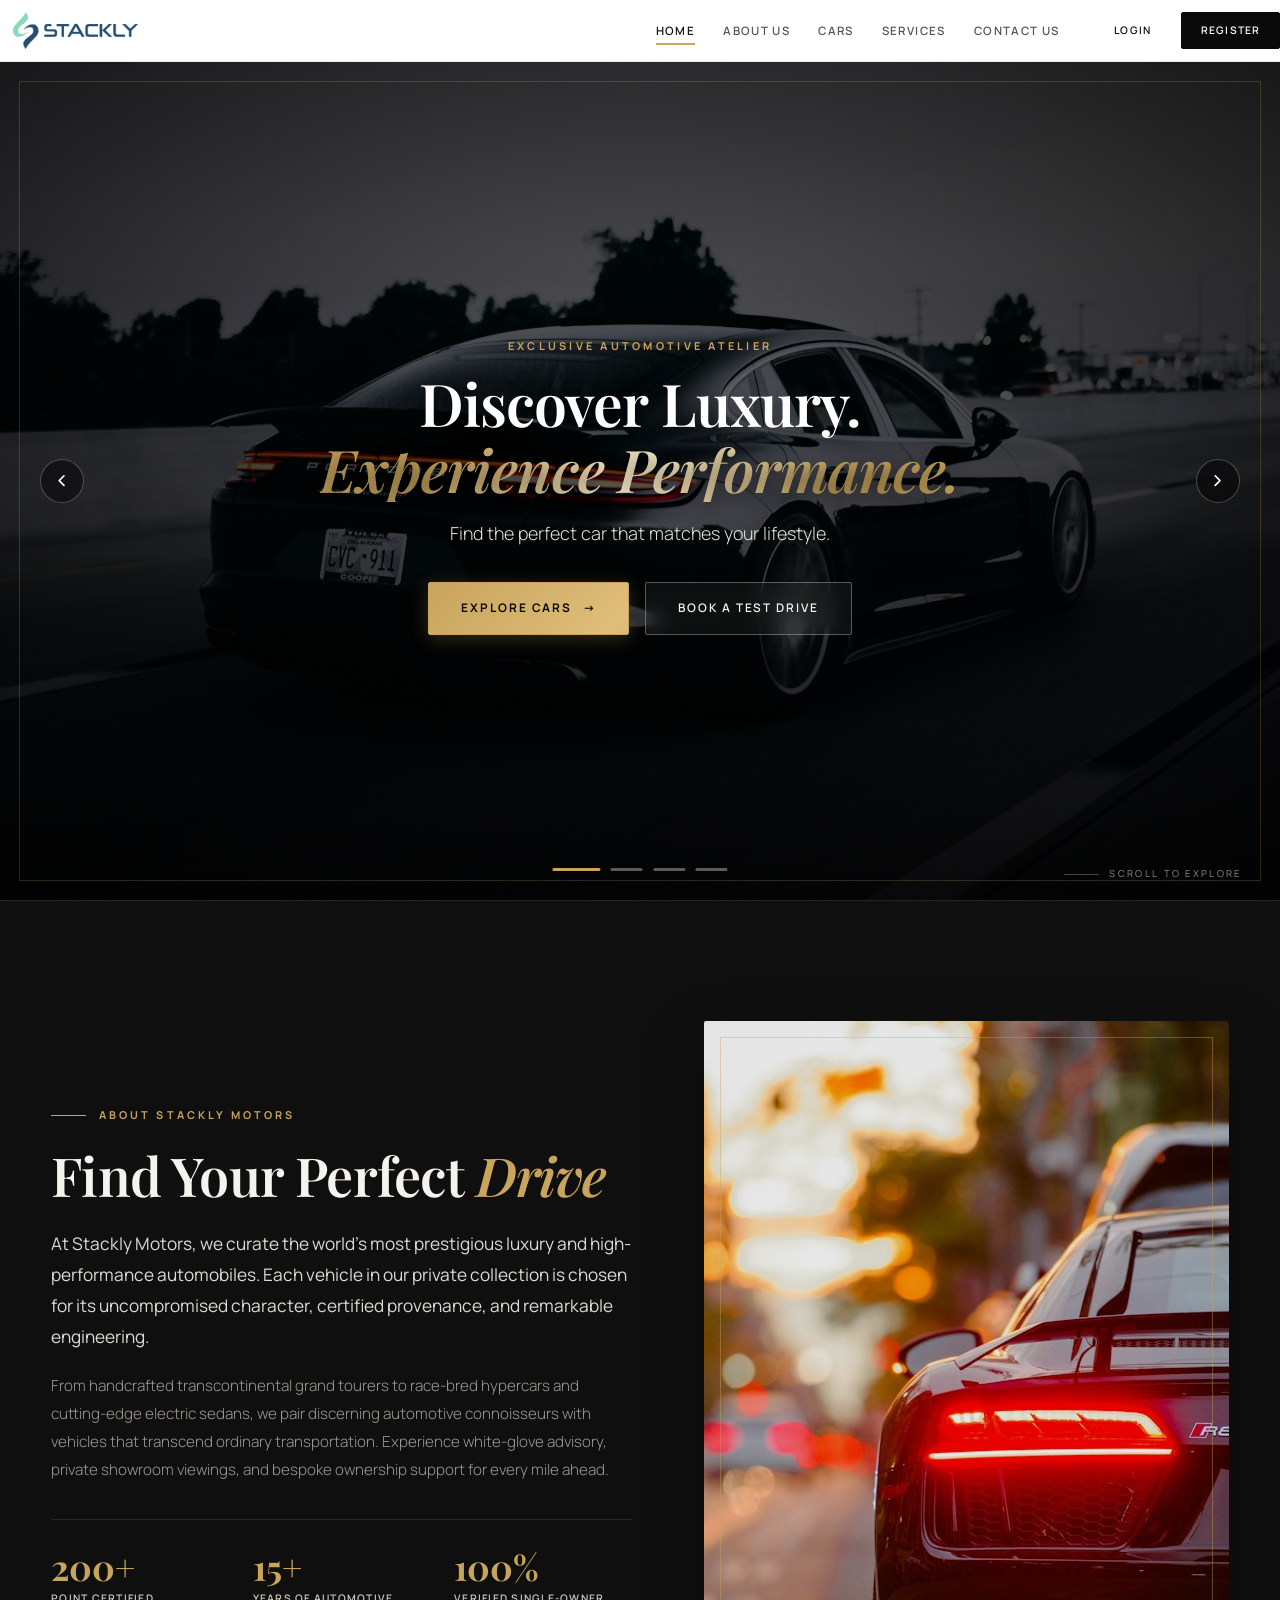
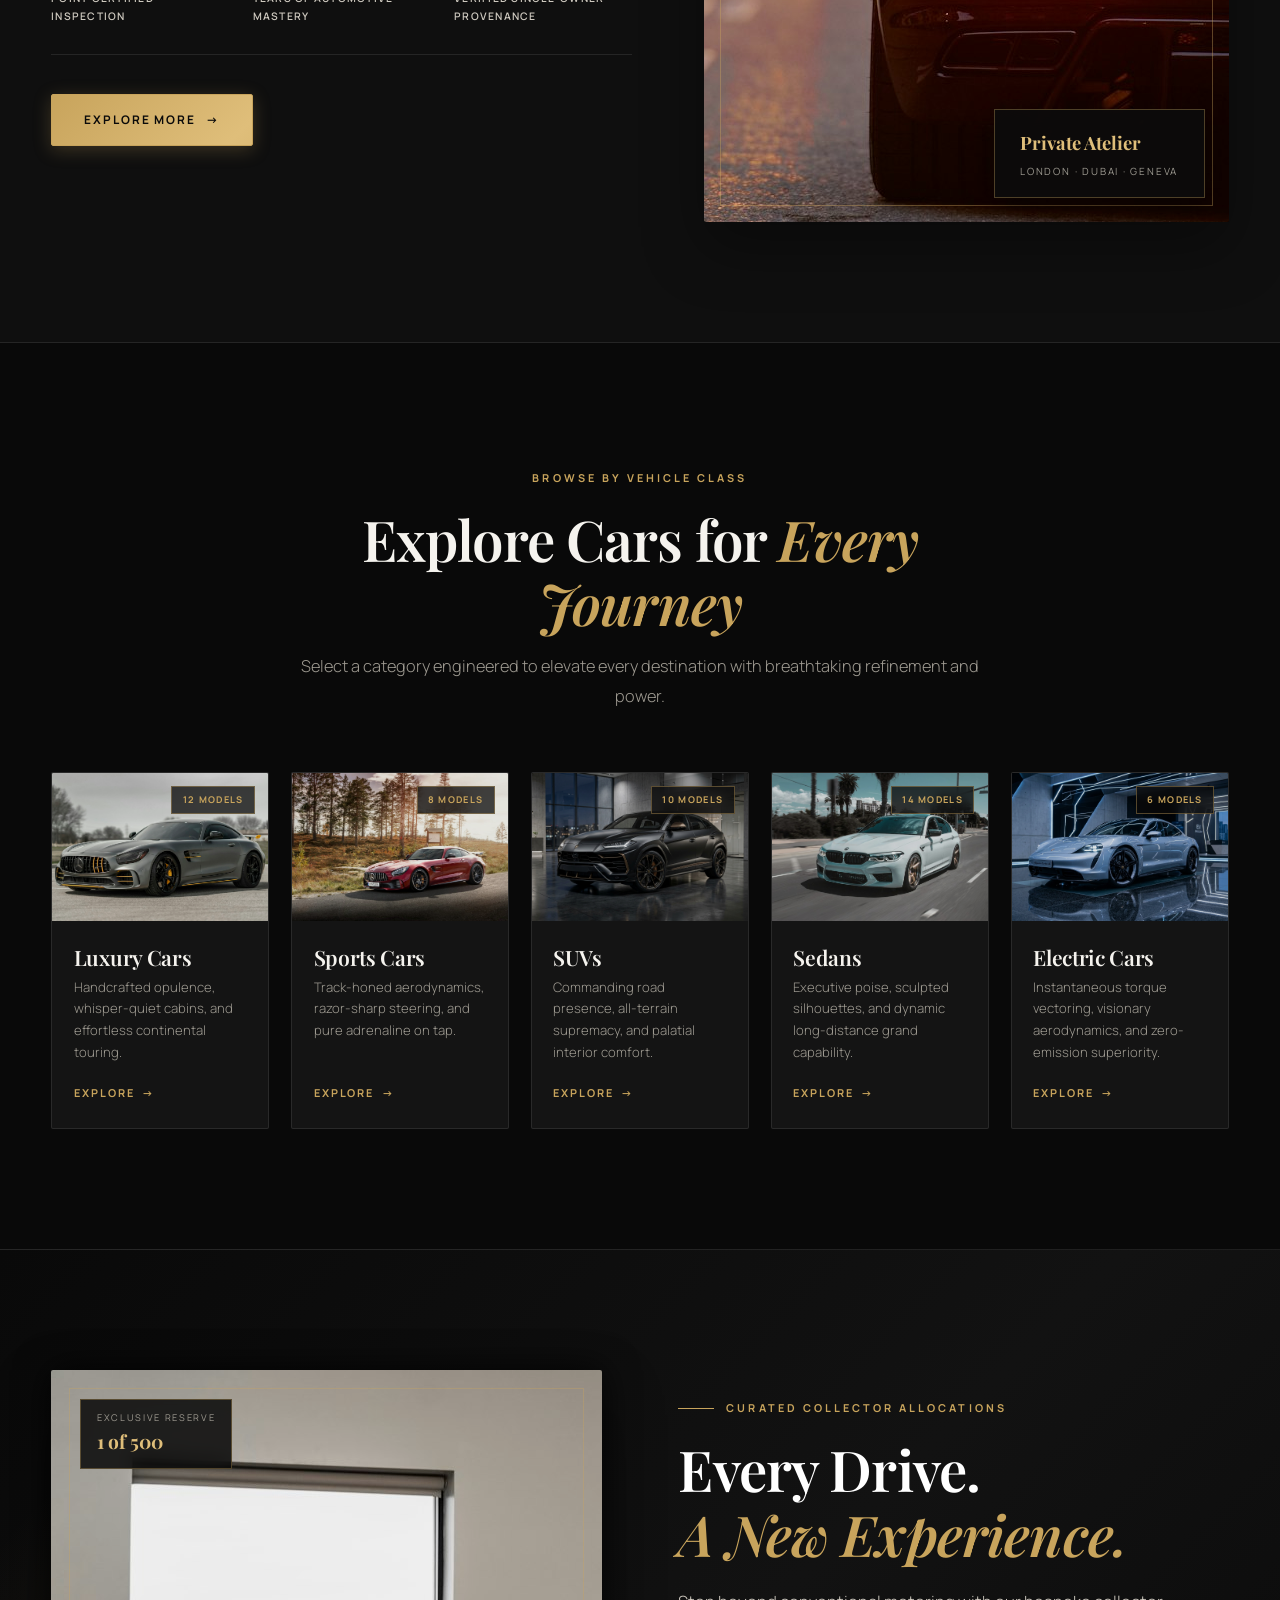
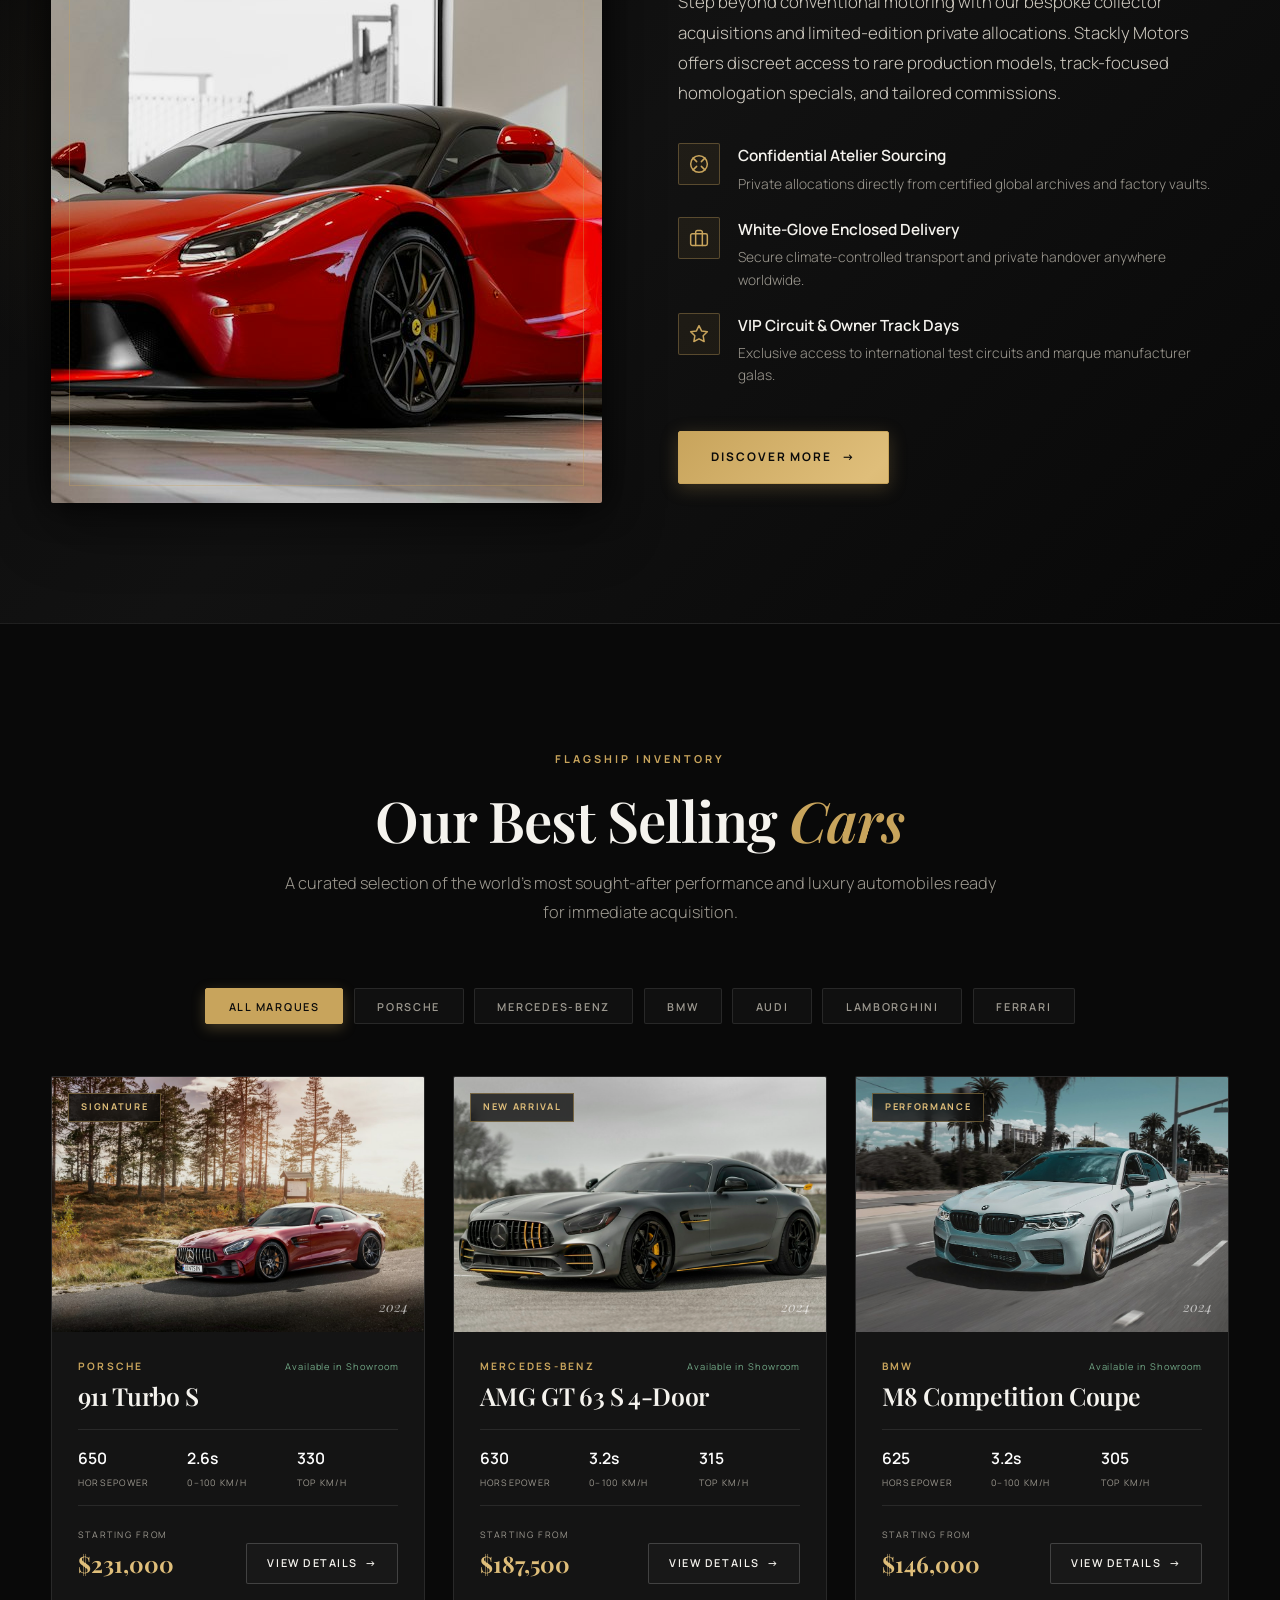
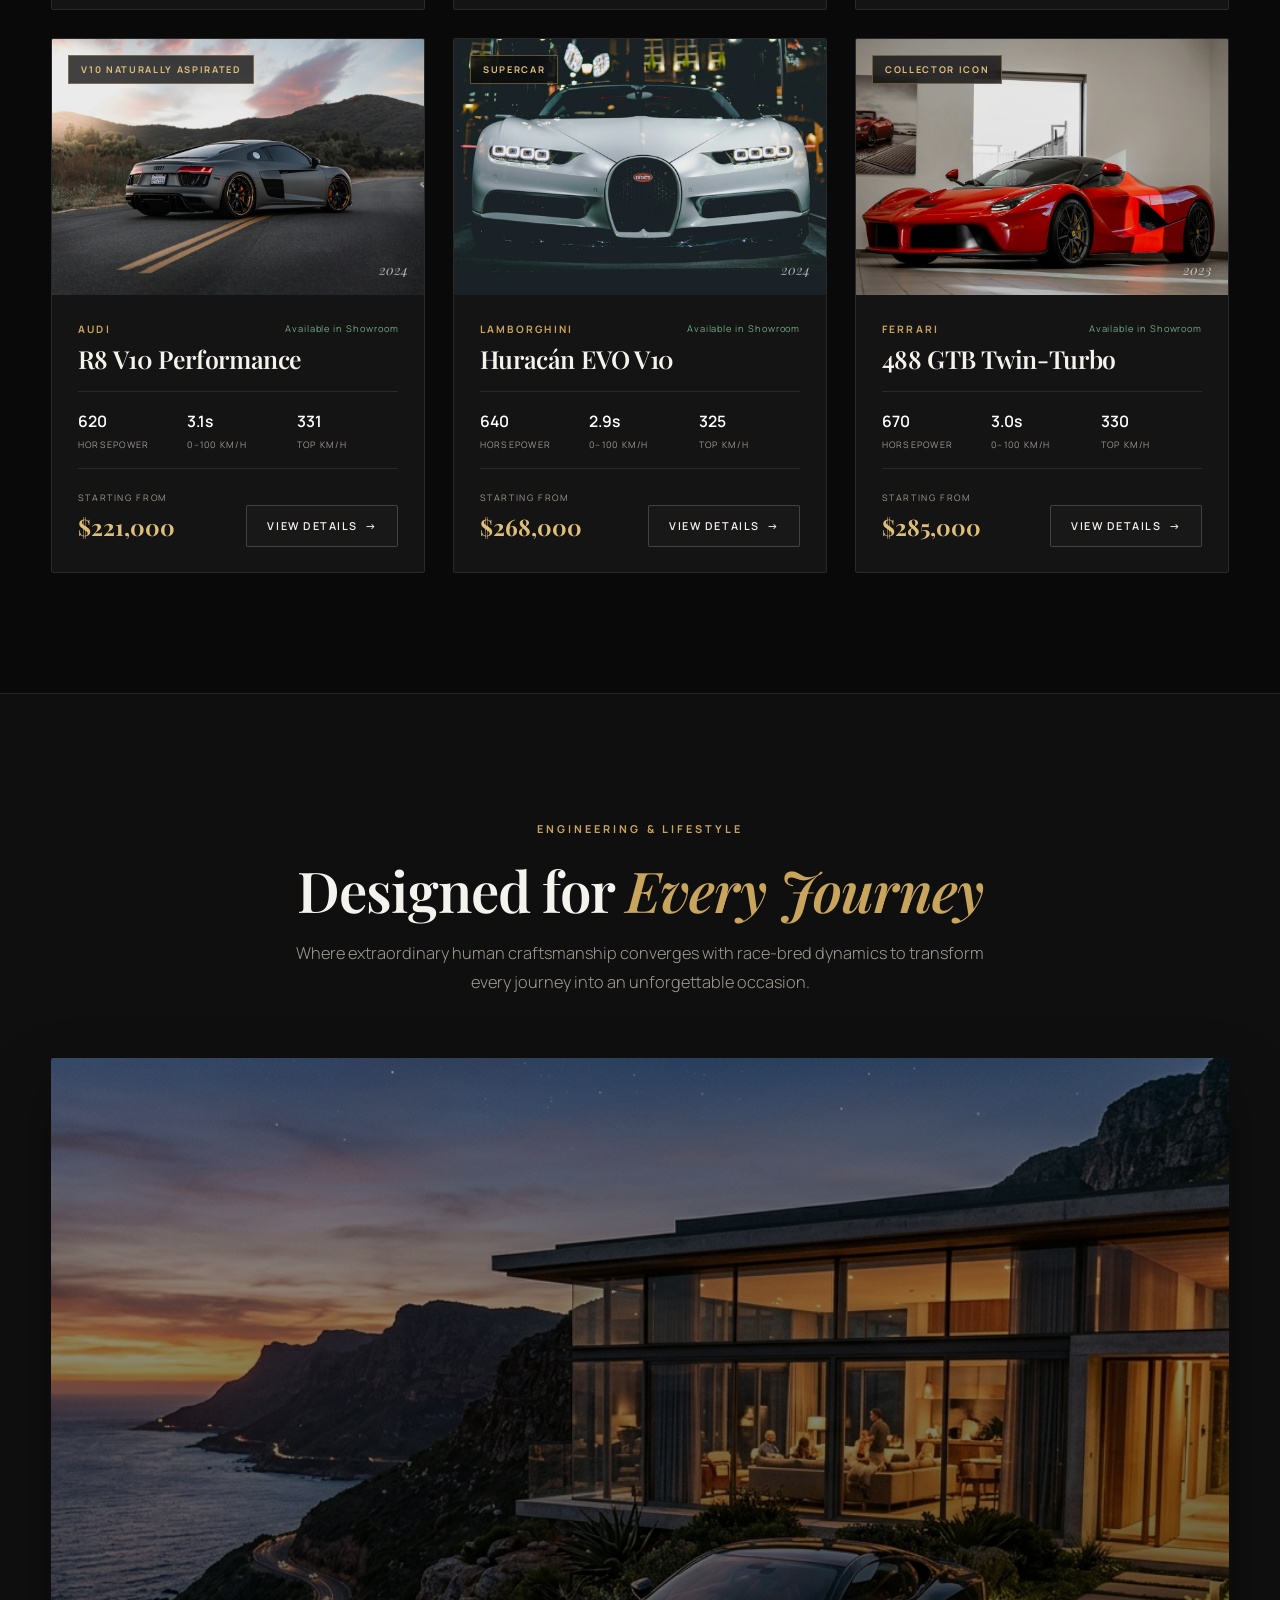
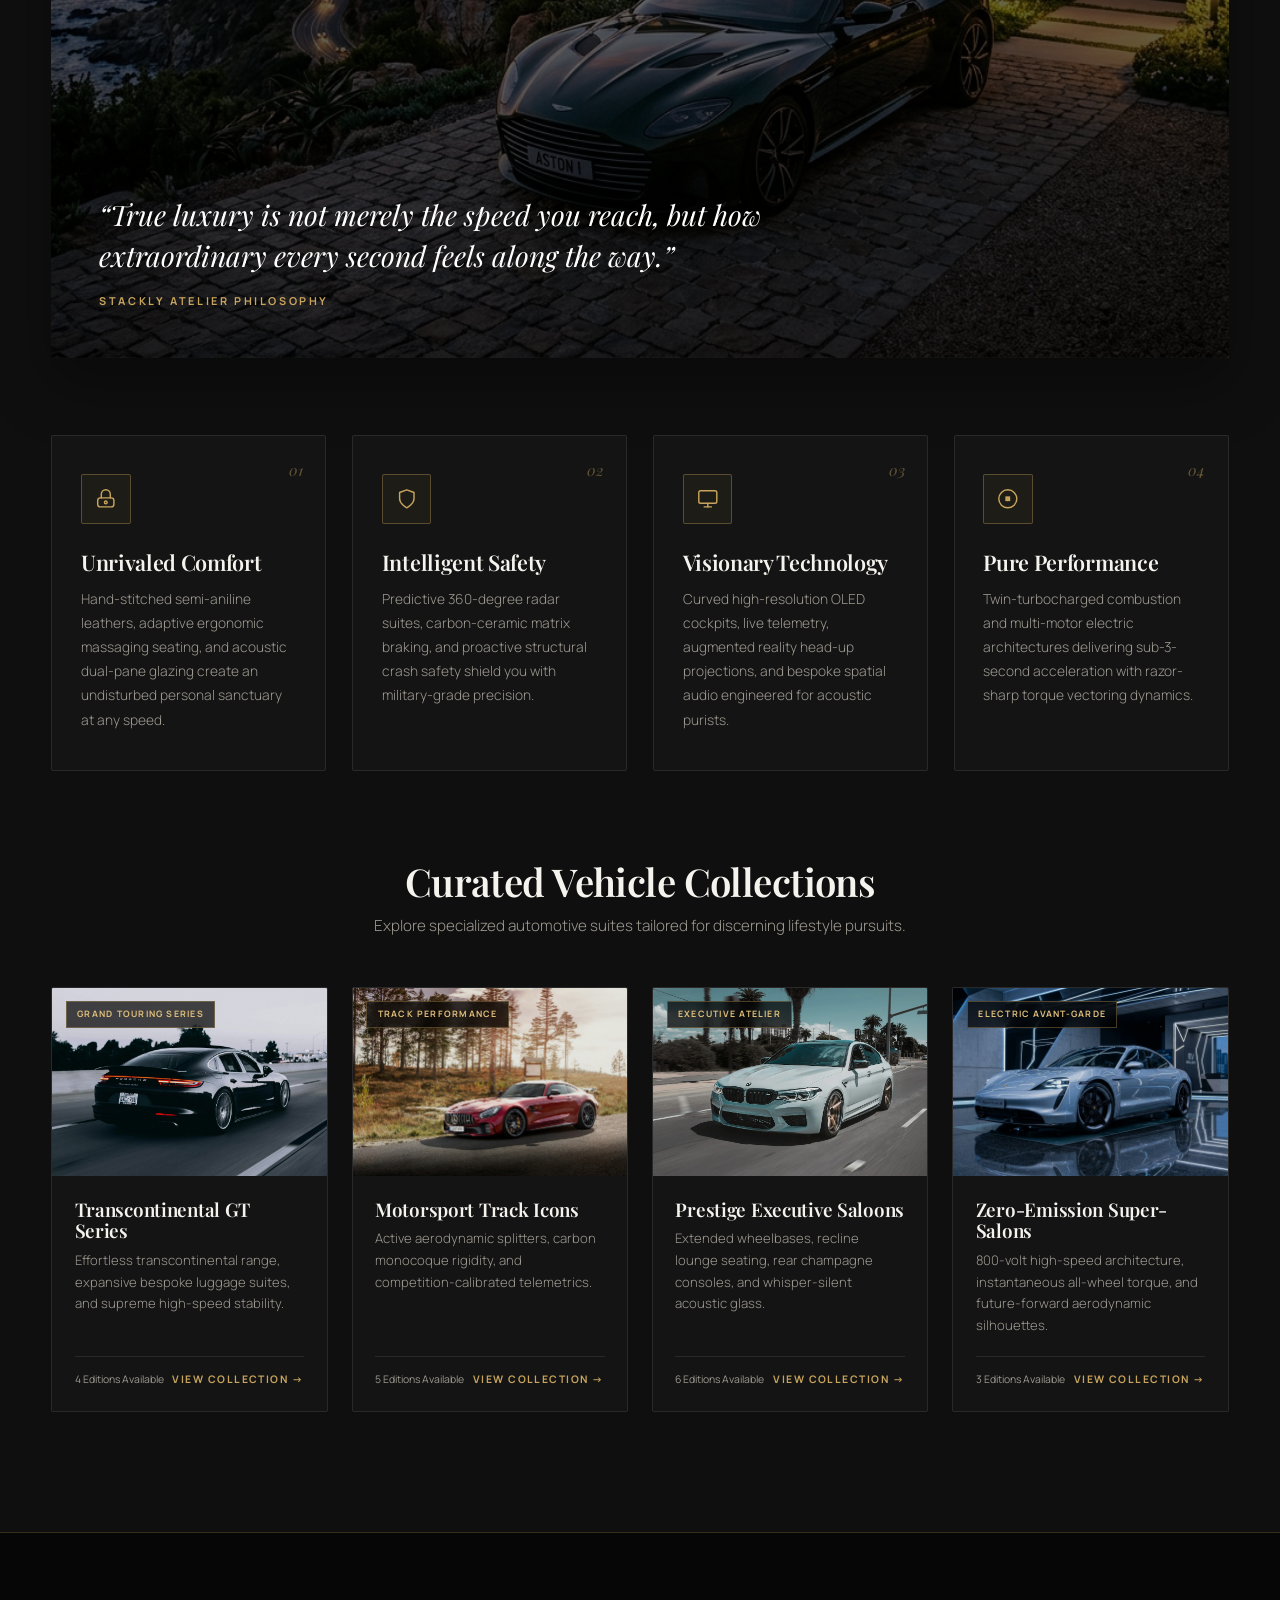
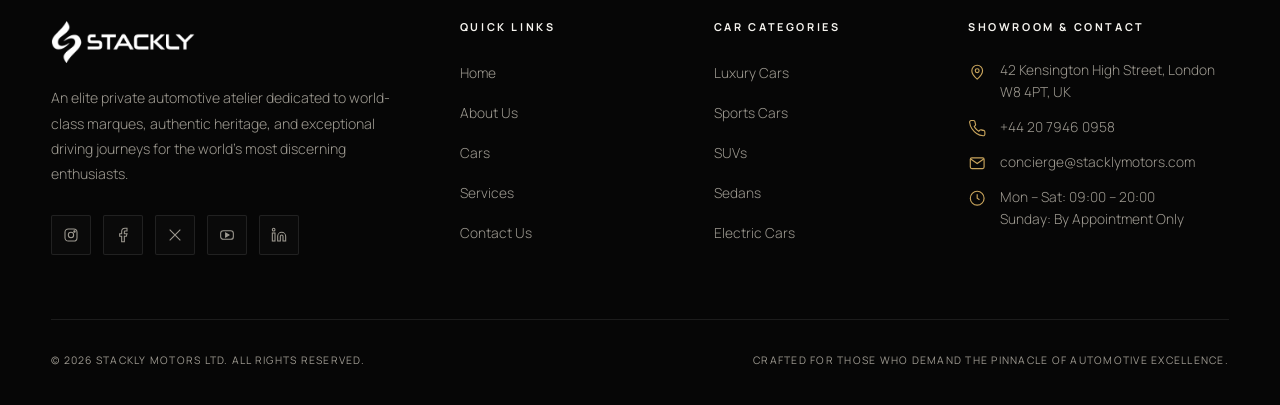
<file: index.html>
<!DOCTYPE html>
<html lang="en">
<head>
  <meta charset="UTF-8">
  <meta name="viewport" content="width=device-width, initial-scale=1.0">
  <title>Stackly Motors | Luxury Automobile Showroom</title>
  <meta name="description" content="Stackly Motors is an elite luxury automobile showroom. Discover iconic performance cars, bespoke acquisitions, and unparalleled driving experiences.">
  <link rel="icon" type="image/png" href="images/logo.png">
  <link rel="preconnect" href="https://fonts.googleapis.com">
  <link rel="preconnect" href="https://fonts.gstatic.com" crossorigin>
  <link href="https://fonts.googleapis.com/css2?family=Manrope:wght@300;400;500;600;700&family=Playfair+Display:ital,wght@0,500;0,600;0,700;1,500;1,600&display=swap" rel="stylesheet">
  <link rel="stylesheet" href="css/style.css">
</head>
<body>

  <!-- ========================================================
       1. NAVBAR (Clean white navbar, sticky, exact reference layout)
       ======================================================== -->
  <header class="navbar" id="navbar">
    <div class="container nav-inner">
      <!-- Brand Wordmark on the left -->
      <a href="#home" class="logo" aria-label="Stackly Motors home">
        <img src="images/logo.png" class="logo-img" alt="Stackly Motors logo" width="346" height="100">
      </a>

      <!-- Mobile Hamburger Button -->
      <button class="menu-toggle" id="menuToggle" aria-label="Toggle navigation menu" aria-expanded="false" aria-controls="navPanel">
        <span></span><span></span><span></span>
      </button>
<!-- Navigation links and auth buttons on the right -->
      <div class="nav-panel" id="navPanel">
        <nav aria-label="Primary navigation">
          <ul class="nav-links">
            <li><a href="#home" class="nav-link active">Home</a></li>
            <li><a href="#intro" class="nav-link">About Us</a></li>
            <li><a href="#categories" class="nav-link">Cars</a></li>
            <li><a href="#promotional" class="nav-link">Services</a></li>
            <li><a href="#footer" class="nav-link">Contact Us</a></li>
          </ul>
        </nav>
        <div class="nav-auth">
          <a href="404.html" class="btn btn-ghost">Login</a>
          <a href="404.html" class="btn btn-primary">Register</a>
        </div>
      </div>
    </div>
      
  </header>

  <main>

    <!-- ========================================================
         2. HERO BANNER (Full-width background image slider, centered overlay)
         ======================================================== -->
    <section class="hero" id="home" aria-label="Hero carousel">
      <!-- Slider Track & Slides -->
      <div class="hero-slider" id="heroSlider">
        <!-- Slide 1 -->
        <div class="hero-slide active" data-index="0">
          <img src="images/hero-luxury.jpg" alt="Stackly Motors flagship luxury grand tourer on coastal open highway" fetchpriority="high" width="1920" height="1280">
        </div>
        <!-- Slide 2 -->
        <div class="hero-slide" data-index="1">
          <img src="images/car-porsche.jpg" alt="Porsche 911 Turbo S performance supercar" loading="lazy" width="1100" height="774">
        </div>
        <!-- Slide 3 -->
        <div class="hero-slide" data-index="2">
          <img src="images/car-mercedes.jpg" alt="Mercedes-AMG GT 63 S luxury 4-door coupe" loading="lazy" width="1100" height="734">
        </div>
        <!-- Slide 4 -->
        <div class="hero-slide" data-index="3">
          <img src="images/car-ferrari.jpg" alt="Ferrari 488 GTB twin-turbo sports car" loading="lazy" width="1100" height="733">
        </div>
      </div>

      <!-- Luxury Overlays -->
      <div class="hero-shade" aria-hidden="true"></div>
      <div class="hero-frame" aria-hidden="true"></div>

      <!-- Centered Text Overlay -->
      <div class="container hero-content">
        <p class="hero-eyebrow reveal">Exclusive Automotive Atelier</p>
        <h1 class="reveal">
          Discover Luxury.<br>
          <em>Experience Performance.</em>
        </h1>
        <p class="hero-sub reveal">Find the perfect car that matches your lifestyle.</p>
        <div class="hero-actions reveal">
          <a href="#categories" class="btn btn-gold">Explore Cars <span aria-hidden="true">→</span></a>
          <a href="404.html" class="btn btn-outline">Book a Test Drive</a>
        </div>
      </div>

      <!-- Slider Controls (Arrows) -->
      <div class="hero-controls" aria-label="Slider navigation">
        <button class="slider-arrow prev" id="sliderPrev" aria-label="Previous slide">
          <svg viewBox="0 0 24 24" fill="none" stroke="currentColor" stroke-width="2" stroke-linecap="round" stroke-linejoin="round" aria-hidden="true"><path d="m15 18-6-6 6-6"/></svg>
        </button>
        <button class="slider-arrow next" id="sliderNext" aria-label="Next slide">
          <svg viewBox="0 0 24 24" fill="none" stroke="currentColor" stroke-width="2" stroke-linecap="round" stroke-linejoin="round" aria-hidden="true"><path d="m9 18 6-6-6-6"/></svg>
        </button>
      </div>

      <!-- Slider Pagination Indicators -->
      <div class="hero-pagination" id="sliderDots" role="tablist" aria-label="Slide dots">
        <button class="dot active" role="tab" aria-selected="true" aria-label="Slide 1" data-slide="0"></button>
        <button class="dot" role="tab" aria-selected="false" aria-label="Slide 2" data-slide="1"></button>
        <button class="dot" role="tab" aria-selected="false" aria-label="Slide 3" data-slide="2"></button>
        <button class="dot" role="tab" aria-selected="false" aria-label="Slide 4" data-slide="3"></button>
      </div>

      <!-- Scroll cue -->
      <a href="#intro" class="scroll-cue" aria-label="Scroll to learn more">
        <span class="scroll-line"></span>
        <span>Scroll to explore</span>
      </a>
    </section>

    <!-- ========================================================
         3. INTRODUCTION SECTION (Two-column layout, left text, right showroom image)
         ======================================================== -->
    <section class="intro-section" id="intro" aria-labelledby="introHeading">
      <div class="container intro-grid">
        <!-- Left Side: Copy and Highlights -->
        <div class="intro-copy">
          <p class="section-tag reveal">About Stackly Motors</p>
          <h2 id="introHeading" class="reveal">Find Your Perfect <em>Drive</em></h2>
          <p class="intro-lead reveal">
            At Stackly Motors, we curate the world's most prestigious luxury and high-performance automobiles. Each vehicle in our private collection is chosen for its uncompromised character, certified provenance, and remarkable engineering.
          </p>
          <p class="intro-desc reveal">
            From handcrafted transcontinental grand tourers to race-bred hypercars and cutting-edge electric sedans, we pair discerning automotive connoisseurs with vehicles that transcend ordinary transportation. Experience white-glove advisory, private showroom viewings, and bespoke ownership support for every mile ahead.
          </p>

          <div class="intro-highlights reveal">
            <div class="highlight-item">
              <span class="highlight-num">200+</span>
              <span class="highlight-text">Point Certified Inspection</span>
            </div>
            <div class="highlight-item">
              <span class="highlight-num">15+</span>
              <span class="highlight-text">Years of Automotive Mastery</span>
            </div>
            <div class="highlight-item">
              <span class="highlight-num">100%</span>
              <span class="highlight-text">Verified Single-Owner Provenance</span>
            </div>
          </div>

          <div class="intro-cta reveal">
            <a href="#categories" class="btn btn-gold">
              Explore More <span aria-hidden="true">→</span>
            </a>
          </div>
        </div>

        <!-- Right Side: Large Showroom Image -->
        <div class="intro-visual reveal">
          <div class="intro-img-frame">
            <img src="images/about-showroom.jpg" alt="Stackly Motors architectural luxury car showroom interior" loading="lazy" width="1200" height="801">
            <div class="visual-accent-border" aria-hidden="true"></div>
            <div class="intro-badge">
              <strong>Private Atelier</strong>
              <span>London · Dubai · Geneva</span>
            </div>
          </div>
        </div>
      </div>
    </section>

    <!-- ========================================================
         4. CAR CATEGORIES SECTION (Horizontal row: Luxury, Sports, SUVs, Sedans, Electric)
         ======================================================== -->
    <section class="categories-section" id="categories" aria-labelledby="catHeading">
      <div class="container">
        <div class="section-head reveal">
          <p class="section-tag">Browse by Vehicle Class</p>
          <h2 id="catHeading">Explore Cars for <em>Every Journey</em></h2>
          <p class="section-sub">Select a category engineered to elevate every destination with breathtaking refinement and power.</p>
        </div>

        <div class="category-cards-wrapper">
          <!-- 1. Luxury Cars -->
          <article class="cat-card reveal">
            <div class="cat-img-box">
              <img src="images/car-mercedes.jpg" alt="Luxury Cars - Mercedes-AMG GT 63 S" loading="lazy" width="1100" height="734">
              <span class="cat-badge">12 Models</span>
            </div>
            <div class="cat-content">
              <h3>Luxury Cars</h3>
              <p>Handcrafted opulence, whisper-quiet cabins, and effortless continental touring.</p>
              <a href="#best-sellers" class="cat-link" data-filter="Mercedes-Benz">
                <span>Explore</span> <span class="arrow" aria-hidden="true">→</span>
              </a>
            </div>
          </article>

          <!-- 2. Sports Cars -->
          <article class="cat-card reveal">
            <div class="cat-img-box">
              <img src="images/car-porsche.jpg" alt="Sports Cars - Porsche 911 Turbo S" loading="lazy" width="1100" height="774">
              <span class="cat-badge">8 Models</span>
            </div>
            <div class="cat-content">
              <h3>Sports Cars</h3>
              <p>Track-honed aerodynamics, razor-sharp steering, and pure adrenaline on tap.</p>
              <a href="#best-sellers" class="cat-link" data-filter="Porsche">
                <span>Explore</span> <span class="arrow" aria-hidden="true">→</span>
              </a>
            </div>
          </article>

          <!-- 3. SUVs -->
          <article class="cat-card reveal">
            <div class="cat-img-box">
              <img src="images/car-suv.jpg" alt="SUVs - High-Performance Luxury All-Terrain SUV" loading="lazy" width="1100" height="619">
              <span class="cat-badge">10 Models</span>
            </div>
            <div class="cat-content">
              <h3>SUVs</h3>
              <p>Commanding road presence, all-terrain supremacy, and palatial interior comfort.</p>
              <a href="#best-sellers" class="cat-link" data-filter="Lamborghini">
                <span>Explore</span> <span class="arrow" aria-hidden="true">→</span>
              </a>
            </div>
          </article>

          <!-- 4. Sedans -->
          <article class="cat-card reveal">
            <div class="cat-img-box">
              <img src="images/car-bmw.jpg" alt="Sedans - BMW M8 Competition Gran Coupe" loading="lazy" width="1100" height="733">
              <span class="cat-badge">14 Models</span>
            </div>
            <div class="cat-content">
              <h3>Sedans</h3>
              <p>Executive poise, sculpted silhouettes, and dynamic long-distance grand capability.</p>
              <a href="#best-sellers" class="cat-link" data-filter="BMW">
                <span>Explore</span> <span class="arrow" aria-hidden="true">→</span>
              </a>
            </div>
          </article>

          <!-- 5. Electric Cars -->
          <article class="cat-card reveal">
            <div class="cat-img-box">
              <img src="images/car-electric.jpg" alt="Electric Cars - High-Performance Liquid Silver Electric Hyper-Car" loading="lazy" width="1100" height="619">
              <span class="cat-badge">6 Models</span>
            </div>
            <div class="cat-content">
              <h3>Electric Cars</h3>
              <p>Instantaneous torque vectoring, visionary aerodynamics, and zero-emission superiority.</p>
              <a href="#best-sellers" class="cat-link" data-filter="Audi">
                <span>Explore</span> <span class="arrow" aria-hidden="true">→</span>
              </a>
            </div>
          </article>
        </div>
      </div>
    </section>

    <!-- ========================================================
         5. PROMOTIONAL BANNER (Full-width dark section, car image on one side, text on other)
         ======================================================== -->
    <section class="promo-section" id="promotional" aria-labelledby="promoHeading">
      <div class="promo-bg-glow" aria-hidden="true"></div>
      <div class="container promo-grid">
        <!-- Visual Side -->
        <div class="promo-media reveal">
          <div class="promo-img-wrapper">
            <img src="images/car-ferrari.jpg" alt="Ferrari 488 GTB in dramatic studio lighting" loading="lazy" width="1100" height="733">
            <div class="promo-media-frame" aria-hidden="true"></div>
            <div class="promo-badge">
              <span class="tag">Exclusive Reserve</span>
              <strong>1 of 500</strong>
            </div>
          </div>
        </div>

        <!-- Copy Side -->
        <div class="promo-copy reveal">
          <p class="section-tag">Curated Collector Allocations</p>
          <h2 id="promoHeading">Every Drive.<br><em>A New Experience.</em></h2>
          <p class="promo-lead">
            Step beyond conventional motoring with our bespoke collector acquisitions and limited-edition private allocations. Stackly Motors offers discreet access to rare production models, track-focused homologation specials, and tailored commissions.
          </p>

          <ul class="promo-features">
            <li>
              <div class="feat-icon">
                <svg viewBox="0 0 24 24" fill="none" stroke="currentColor" stroke-width="1.8" stroke-linecap="round" stroke-linejoin="round" aria-hidden="true"><circle cx="12" cy="12" r="10"/><path d="m4.93 4.93 4.24 4.24"/><path d="m14.83 9.17 4.24-4.24"/><path d="m14.83 14.83 4.24 4.24"/><path d="m9.17 14.83-4.24 4.24"/></svg>
              </div>
              <div>
                <strong>Confidential Atelier Sourcing</strong>
                <p>Private allocations directly from certified global archives and factory vaults.</p>
              </div>
            </li>
            <li>
              <div class="feat-icon">
                <svg viewBox="0 0 24 24" fill="none" stroke="currentColor" stroke-width="1.8" stroke-linecap="round" stroke-linejoin="round" aria-hidden="true"><rect x="2" y="7" width="20" height="14" rx="2"/><path d="M16 21V5a2 2 0 0 0-2-2h-4a2 2 0 0 0-2 2v16"/></svg>
              </div>
              <div>
                <strong>White-Glove Enclosed Delivery</strong>
                <p>Secure climate-controlled transport and private handover anywhere worldwide.</p>
              </div>
            </li>
            <li>
              <div class="feat-icon">
                <svg viewBox="0 0 24 24" fill="none" stroke="currentColor" stroke-width="1.8" stroke-linecap="round" stroke-linejoin="round" aria-hidden="true"><polygon points="12 2 15.09 8.26 22 9.27 17 14.14 18.18 21.02 12 17.77 5.82 21.02 7 14.14 2 9.27 8.91 8.26 12 2"/></svg>
              </div>
              <div>
                <strong>VIP Circuit &amp; Owner Track Days</strong>
                <p>Exclusive access to international test circuits and marque manufacturer galas.</p>
              </div>
            </li>
          </ul>

          <div class="promo-cta">
            <a href="404.html" class="btn btn-gold">
              Discover More <span aria-hidden="true">→</span>
            </a>
          </div>
        </div>
      </div>
    </section>

    <!-- ========================================================
         6. BEST SELLING CARS (Grid of premium car product cards with details)
         ======================================================== -->
    <section class="bestsellers-section" id="best-sellers" aria-labelledby="bestsellerHeading">
      <div class="container">
        <div class="section-head reveal">
          <p class="section-tag">Flagship Inventory</p>
          <h2 id="bestsellerHeading">Our Best Selling <em>Cars</em></h2>
          <p class="section-sub">A curated selection of the world's most sought-after performance and luxury automobiles ready for immediate acquisition.</p>
        </div>

        <!-- Filter Tabs -->
        <div class="filter-tabs reveal" role="tablist" aria-label="Filter best selling cars">
          <button class="filter-tab active" role="tab" aria-selected="true" data-filter="all">All Marques</button>
          <button class="filter-tab" role="tab" aria-selected="false" data-filter="Porsche">Porsche</button>
          <button class="filter-tab" role="tab" aria-selected="false" data-filter="Mercedes-Benz">Mercedes-Benz</button>
          <button class="filter-tab" role="tab" aria-selected="false" data-filter="BMW">BMW</button>
          <button class="filter-tab" role="tab" aria-selected="false" data-filter="Audi">Audi</button>
          <button class="filter-tab" role="tab" aria-selected="false" data-filter="Lamborghini">Lamborghini</button>
          <button class="filter-tab" role="tab" aria-selected="false" data-filter="Ferrari">Ferrari</button>
        </div>

        <!-- Product Cards Grid -->
        <div class="product-grid" id="productGrid">
          <!-- 1. Porsche 911 Turbo S -->
          <article class="car-card reveal" data-brand="Porsche" data-model="911 Turbo S" data-year="2024" data-price="$231,000" data-hp="650 HP" data-accel="2.6s (0–100)" data-top="330 km/h" data-img="images/car-porsche.jpg">
            <div class="car-img">
              <img src="images/car-porsche.jpg" alt="Porsche 911 Turbo S" loading="lazy" width="1100" height="774">
              <span class="badge">Signature</span>
              <span class="year-pill">2024</span>
            </div>
            <div class="car-body">
              <div class="car-meta">
                <span class="car-brand">Porsche</span>
                <span class="stock-status">Available in Showroom</span>
              </div>
              <h3 class="car-title">911 Turbo S</h3>
              <div class="car-specs-row">
                <div class="spec-cell"><strong>650</strong><span>Horsepower</span></div>
                <div class="spec-cell"><strong>2.6s</strong><span>0–100 km/h</span></div>
                <div class="spec-cell"><strong>330</strong><span>Top km/h</span></div>
              </div>
              <div class="car-foot">
                <div class="price-wrap">
                  <span class="price-label">Starting from</span>
                  <strong class="price-val">$231,000</strong>
                </div>
                <a href="404.html" class="btn btn-outline-sm">View Details <span aria-hidden="true">→</span></a>
              </div>
            </div>
          </article>

          <!-- 2. Mercedes-AMG GT 63 S -->
          <article class="car-card reveal" data-brand="Mercedes-Benz" data-model="AMG GT 63 S" data-year="2024" data-price="$187,500" data-hp="630 HP" data-accel="3.2s (0–100)" data-top="315 km/h" data-img="images/car-mercedes.jpg">
            <div class="car-img">
              <img src="images/car-mercedes.jpg" alt="Mercedes-AMG GT 63 S" loading="lazy" width="1100" height="734">
              <span class="badge">New Arrival</span>
              <span class="year-pill">2024</span>
            </div>
            <div class="car-body">
              <div class="car-meta">
                <span class="car-brand">Mercedes-Benz</span>
                <span class="stock-status">Available in Showroom</span>
              </div>
              <h3 class="car-title">AMG GT 63 S 4-Door</h3>
              <div class="car-specs-row">
                <div class="spec-cell"><strong>630</strong><span>Horsepower</span></div>
                <div class="spec-cell"><strong>3.2s</strong><span>0–100 km/h</span></div>
                <div class="spec-cell"><strong>315</strong><span>Top km/h</span></div>
              </div>
              <div class="car-foot">
                <div class="price-wrap">
                  <span class="price-label">Starting from</span>
                  <strong class="price-val">$187,500</strong>
                </div>
                <a href="404.html" class="btn btn-outline-sm">View Details <span aria-hidden="true">→</span></a>
              </div>
            </div>
          </article>

          <!-- 3. BMW M8 Competition -->
          <article class="car-card reveal" data-brand="BMW" data-model="M8 Competition Coupe" data-year="2024" data-price="$146,000" data-hp="625 HP" data-accel="3.2s (0–100)" data-top="305 km/h" data-img="images/car-bmw.jpg">
            <div class="car-img">
              <img src="images/car-bmw.jpg" alt="BMW M8 Competition Coupe" loading="lazy" width="1100" height="733">
              <span class="badge">Performance</span>
              <span class="year-pill">2024</span>
            </div>
            <div class="car-body">
              <div class="car-meta">
                <span class="car-brand">BMW</span>
                <span class="stock-status">Available in Showroom</span>
              </div>
              <h3 class="car-title">M8 Competition Coupe</h3>
              <div class="car-specs-row">
                <div class="spec-cell"><strong>625</strong><span>Horsepower</span></div>
                <div class="spec-cell"><strong>3.2s</strong><span>0–100 km/h</span></div>
                <div class="spec-cell"><strong>305</strong><span>Top km/h</span></div>
              </div>
              <div class="car-foot">
                <div class="price-wrap">
                  <span class="price-label">Starting from</span>
                  <strong class="price-val">$146,000</strong>
                </div>
                <a href="404.html" class="btn btn-outline-sm">View Details <span aria-hidden="true">→</span></a>
              </div>
            </div>
          </article>

          <!-- 4. Audi R8 V10 Performance -->
          <article class="car-card reveal" data-brand="Audi" data-model="R8 V10 Performance" data-year="2024" data-price="$221,000" data-hp="620 HP" data-accel="3.1s (0–100)" data-top="331 km/h" data-img="images/car-audi.jpg">
            <div class="car-img">
              <img src="images/car-audi.jpg" alt="Audi R8 V10 Performance" loading="lazy" width="1100" height="734">
              <span class="badge">V10 Naturally Aspirated</span>
              <span class="year-pill">2024</span>
            </div>
            <div class="car-body">
              <div class="car-meta">
                <span class="car-brand">Audi</span>
                <span class="stock-status">Available in Showroom</span>
              </div>
              <h3 class="car-title">R8 V10 Performance</h3>
              <div class="car-specs-row">
                <div class="spec-cell"><strong>620</strong><span>Horsepower</span></div>
                <div class="spec-cell"><strong>3.1s</strong><span>0–100 km/h</span></div>
                <div class="spec-cell"><strong>331</strong><span>Top km/h</span></div>
              </div>
              <div class="car-foot">
                <div class="price-wrap">
                  <span class="price-label">Starting from</span>
                  <strong class="price-val">$221,000</strong>
                </div>
                <a href="404.html" class="btn btn-outline-sm">View Details <span aria-hidden="true">→</span></a>
              </div>
            </div>
          </article>

          <!-- 5. Lamborghini Huracán EVO -->
          <article class="car-card reveal" data-brand="Lamborghini" data-model="Huracán EVO V10" data-year="2024" data-price="$268,000" data-hp="640 HP" data-accel="2.9s (0–100)" data-top="325 km/h" data-img="images/car-lamborghini.jpg">
            <div class="car-img">
              <img src="images/car-lamborghini.jpg" alt="Lamborghini Huracán EVO V10" loading="lazy" width="1100" height="825">
              <span class="badge">Supercar</span>
              <span class="year-pill">2024</span>
            </div>
            <div class="car-body">
              <div class="car-meta">
                <span class="car-brand">Lamborghini</span>
                <span class="stock-status">Available in Showroom</span>
              </div>
              <h3 class="car-title">Huracán EVO V10</h3>
              <div class="car-specs-row">
                <div class="spec-cell"><strong>640</strong><span>Horsepower</span></div>
                <div class="spec-cell"><strong>2.9s</strong><span>0–100 km/h</span></div>
                <div class="spec-cell"><strong>325</strong><span>Top km/h</span></div>
              </div>
              <div class="car-foot">
                <div class="price-wrap">
                  <span class="price-label">Starting from</span>
                  <strong class="price-val">$268,000</strong>
                </div>
                <a href="404.html" class="btn btn-outline-sm">View Details <span aria-hidden="true">→</span></a>
              </div>
            </div>
          </article>

          <!-- 6. Ferrari 488 GTB -->
          <article class="car-card reveal" data-brand="Ferrari" data-model="488 GTB Twin-Turbo" data-year="2023" data-price="$285,000" data-hp="670 HP" data-accel="3.0s (0–100)" data-top="330 km/h" data-img="images/car-ferrari.jpg">
            <div class="car-img">
              <img src="images/car-ferrari.jpg" alt="Ferrari 488 GTB Twin-Turbo" loading="lazy" width="1100" height="733">
              <span class="badge">Collector Icon</span>
              <span class="year-pill">2023</span>
            </div>
            <div class="car-body">
              <div class="car-meta">
                <span class="car-brand">Ferrari</span>
                <span class="stock-status">Available in Showroom</span>
              </div>
              <h3 class="car-title">488 GTB Twin-Turbo</h3>
              <div class="car-specs-row">
                <div class="spec-cell"><strong>670</strong><span>Horsepower</span></div>
                <div class="spec-cell"><strong>3.0s</strong><span>0–100 km/h</span></div>
                <div class="spec-cell"><strong>330</strong><span>Top km/h</span></div>
              </div>
              <div class="car-foot">
                <div class="price-wrap">
                  <span class="price-label">Starting from</span>
                  <strong class="price-val">$285,000</strong>
                </div>
                <a href="404.html" class="btn btn-outline-sm">View Details <span aria-hidden="true">→</span></a>
              </div>
            </div>
          </article>
        </div>
      </div>
    </section>

    <!-- ========================================================
         7. DESIGNED FOR EVERY JOURNEY (Large lifestyle image, 4 pillars: comfort, safety, tech, perf, and collection cards below)
         ======================================================== -->
    <section class="journey-section" id="designed" aria-labelledby="journeyHeading">
      <div class="container">
        <!-- Section Header -->
        <div class="section-head reveal">
          <p class="section-tag">Engineering &amp; Lifestyle</p>
          <h2 id="journeyHeading">Designed for <em>Every Journey</em></h2>
          <p class="section-sub">Where extraordinary human craftsmanship converges with race-bred dynamics to transform every journey into an unforgettable occasion.</p>
        </div>

        <!-- Large Automotive Lifestyle Feature -->
        <div class="journey-hero-box reveal">
          <div class="journey-media">
            <img src="images/lifestyle-journey.jpg" alt="Luxury sports grand tourer parked outside modern glass villa at coastal twilight" loading="lazy" width="1600" height="900">
            <div class="journey-overlay" aria-hidden="true"></div>
            <div class="journey-floating-quote">
              <p>“True luxury is not merely the speed you reach, but how extraordinary every second feels along the way.”</p>
              <span>Stackly Atelier Philosophy</span>
            </div>
          </div>
        </div>

        <!-- Four Supporting Pillars (Comfort, Safety, Technology, Performance) -->
        <div class="pillars-grid">
          <!-- 1. Comfort -->
          <article class="pillar-card reveal">
            <div class="pillar-icon">
              <svg viewBox="0 0 24 24" fill="none" stroke="currentColor" stroke-width="1.6" stroke-linecap="round" stroke-linejoin="round" aria-hidden="true"><path d="M7 11V7a5 5 0 0 1 10 0v4"/><rect x="3" y="11" width="18" height="10" rx="3"/><circle cx="12" cy="16" r="1.5"/></svg>
            </div>
            <span class="pillar-num">01</span>
            <h3>Unrivaled Comfort</h3>
            <p>Hand-stitched semi-aniline leathers, adaptive ergonomic massaging seating, and acoustic dual-pane glazing create an undisturbed personal sanctuary at any speed.</p>
          </article>

          <!-- 2. Safety -->
          <article class="pillar-card reveal">
            <div class="pillar-icon">
              <svg viewBox="0 0 24 24" fill="none" stroke="currentColor" stroke-width="1.6" stroke-linecap="round" stroke-linejoin="round" aria-hidden="true"><path d="M12 22s8-4 8-10V5l-8-3-8 3v7c0 6 8 10 8 10z"/></svg>
            </div>
            <span class="pillar-num">02</span>
            <h3>Intelligent Safety</h3>
            <p>Predictive 360-degree radar suites, carbon-ceramic matrix braking, and proactive structural crash safety shield you with military-grade precision.</p>
          </article>

          <!-- 3. Technology -->
          <article class="pillar-card reveal">
            <div class="pillar-icon">
              <svg viewBox="0 0 24 24" fill="none" stroke="currentColor" stroke-width="1.6" stroke-linecap="round" stroke-linejoin="round" aria-hidden="true"><rect x="2" y="3" width="20" height="14" rx="2"/><line x1="8" y1="21" x2="16" y2="21"/><line x1="12" y1="17" x2="12" y2="21"/></svg>
            </div>
            <span class="pillar-num">03</span>
            <h3>Visionary Technology</h3>
            <p>Curved high-resolution OLED cockpits, live telemetry, augmented reality head-up projections, and bespoke spatial audio engineered for acoustic purists.</p>
          </article>

          <!-- 4. Performance -->
          <article class="pillar-card reveal">
            <div class="pillar-icon">
              <svg viewBox="0 0 24 24" fill="none" stroke="currentColor" stroke-width="1.6" stroke-linecap="round" stroke-linejoin="round" aria-hidden="true"><circle cx="12" cy="12" r="10"/><path d="m14 10-4 4"/><path d="m10 10 4 4"/><circle cx="12" cy="12" r="2"/></svg>
            </div>
            <span class="pillar-num">04</span>
            <h3>Pure Performance</h3>
            <p>Twin-turbocharged combustion and multi-motor electric architectures delivering sub-3-second acceleration with razor-sharp torque vectoring dynamics.</p>
          </article>
        </div>

        <!-- Additional Vehicle Collection Cards Below -->
        <div class="collection-subheading reveal">
          <h3>Curated Vehicle Collections</h3>
          <p>Explore specialized automotive suites tailored for discerning lifestyle pursuits.</p>
        </div>

        <div class="collection-cards-grid">
          <!-- Collection 1: Grand Touring -->
          <article class="collection-card reveal">
            <div class="col-img">
              <img src="images/hero-luxury.jpg" alt="Grand Touring Collection" loading="lazy" width="800" height="533">
              <span class="col-tag">Grand Touring Series</span>
            </div>
            <div class="col-body">
              <h4>Transcontinental GT Series</h4>
              <p>Effortless transcontinental range, expansive bespoke luggage suites, and supreme high-speed stability.</p>
              <div class="col-foot">
                <span>4 Editions Available</span>
                <a href="#best-sellers" class="link-arrow">View Collection <span aria-hidden="true">→</span></a>
              </div>
            </div>
          </article>

          <!-- Collection 2: Track & Circuit -->
          <article class="collection-card reveal">
            <div class="col-img">
              <img src="images/car-porsche.jpg" alt="Track & Circuit Performance Series" loading="lazy" width="800" height="563">
              <span class="col-tag">Track Performance</span>
            </div>
            <div class="col-body">
              <h4>Motorsport Track Icons</h4>
              <p>Active aerodynamic splitters, carbon monocoque rigidity, and competition-calibrated telemetrics.</p>
              <div class="col-foot">
                <span>5 Editions Available</span>
                <a href="#best-sellers" class="link-arrow">View Collection <span aria-hidden="true">→</span></a>
              </div>
            </div>
          </article>

          <!-- Collection 3: Executive Prestige -->
          <article class="collection-card reveal">
            <div class="col-img">
              <img src="images/car-bmw.jpg" alt="Executive Prestige Limousines" loading="lazy" width="800" height="533">
              <span class="col-tag">Executive Atelier</span>
            </div>
            <div class="col-body">
              <h4>Prestige Executive Saloons</h4>
              <p>Extended wheelbases, recline lounge seating, rear champagne consoles, and whisper-silent acoustic glass.</p>
              <div class="col-foot">
                <span>6 Editions Available</span>
                <a href="#best-sellers" class="link-arrow">View Collection <span aria-hidden="true">→</span></a>
              </div>
            </div>
          </article>

          <!-- Collection 4: Electric Avant-Garde -->
          <article class="collection-card reveal">
            <div class="col-img">
              <img src="images/car-electric.jpg" alt="Electric Avant-Garde Collection" loading="lazy" width="800" height="450">
              <span class="col-tag">Electric Avant-Garde</span>
            </div>
            <div class="col-body">
              <h4>Zero-Emission Super-Salons</h4>
              <p>800-volt high-speed architecture, instantaneous all-wheel torque, and future-forward aerodynamic silhouettes.</p>
              <div class="col-foot">
                <span>3 Editions Available</span>
                <a href="#best-sellers" class="link-arrow">View Collection <span aria-hidden="true">→</span></a>
              </div>
            </div>
          </article>
        </div>
      </div>
    </section>

  </main>

  <!-- ========================================================
       8. FOOTER (Dark luxury footer with showroom logo, links, categories, contact, social)
       ======================================================== -->
  <footer class="footer" id="footer">
    <div class="container">
      <div class="foot-grid">
        <!-- Stackly Brand & Description -->
        <div class="foot-brand">
          <a href="#home" class="logo logo-light" aria-label="Stackly Motors home">
            <img src="images/logo.png" class="logo-img" alt="Stackly Motors logo" width="346" height="100">
          </a>
          <p class="foot-desc">
            An elite private automotive atelier dedicated to world-class marques, authentic heritage, and exceptional driving journeys for the world's most discerning enthusiasts.
          </p>
          <div class="socials" aria-label="Social media channels">
            <a href="#" aria-label="Instagram">
              <svg viewBox="0 0 24 24" fill="none" stroke="currentColor" stroke-width="1.6"><rect x="3" y="3" width="18" height="18" rx="5"/><circle cx="12" cy="12" r="4"/><circle cx="17.2" cy="6.8" r="1" fill="currentColor"/></svg>
            </a>
            <a href="#" aria-label="Facebook">
              <svg viewBox="0 0 24 24" fill="none" stroke="currentColor" stroke-width="1.6"><path d="M18 2h-3a5 5 0 0 0-5 5v3H7v4h3v8h4v-8h3l1-4h-4V7a1 1 0 0 1 1-1h3z"/></svg>
            </a>
            <a href="#" aria-label="X (formerly Twitter)">
              <svg viewBox="0 0 24 24" fill="none" stroke="currentColor" stroke-width="1.6"><path d="M4 4l16 16M20 4 4 20"/></svg>
            </a>
            <a href="#" aria-label="YouTube">
              <svg viewBox="0 0 24 24" fill="none" stroke="currentColor" stroke-width="1.6"><rect x="2.5" y="5.5" width="19" height="13" rx="4"/><path d="m10 9 5 3-5 3z" fill="currentColor"/></svg>
            </a>
            <a href="#" aria-label="LinkedIn">
              <svg viewBox="0 0 24 24" fill="none" stroke="currentColor" stroke-width="1.6"><path d="M16 8a6 6 0 0 1 6 6v7h-4v-7a2 2 0 0 0-2-2 2 2 0 0 0-2 2v7h-4v-7a6 6 0 0 1 6-6z"/><rect x="2" y="9" width="4" height="12"/><circle cx="4" cy="4" r="2"/></svg>
            </a>
          </div>
        </div>

        <!-- Quick Links -->
        <div class="foot-col">
          <h4>Quick Links</h4>
          <ul>
            <li><a href="#home">Home</a></li>
            <li><a href="#intro">About Us</a></li>
            <li><a href="#categories">Cars</a></li>
            <li><a href="#promotional">Services</a></li>
            <li><a href="#footer">Contact Us</a></li>
          </ul>
        </div>

        <!-- Car Categories -->
        <div class="foot-col">
          <h4>Car Categories</h4>
          <ul>
            <li><a href="#categories">Luxury Cars</a></li>
            <li><a href="#categories">Sports Cars</a></li>
            <li><a href="#categories">SUVs</a></li>
            <li><a href="#categories">Sedans</a></li>
            <li><a href="#categories">Electric Cars</a></li>
          </ul>
        </div>

        <!-- Contact Information -->
        <div class="foot-col">
          <h4>Showroom &amp; Contact</h4>
          <ul class="foot-contact-list">
            <li>
              <svg viewBox="0 0 24 24" fill="none" stroke="currentColor" stroke-width="1.5"><path d="M12 21s7-6.1 7-11a7 7 0 1 0-14 0c0 4.9 7 11 7 11Z"/><circle cx="12" cy="10" r="2.5"/></svg>
              <span>42 Kensington High Street, London W8 4PT, UK</span>
            </li>
            <li>
              <svg viewBox="0 0 24 24" fill="none" stroke="currentColor" stroke-width="1.5"><path d="M22 16.9v3a2 2 0 0 1-2.2 2 19.8 19.8 0 0 1-8.6-3.1 19.5 19.5 0 0 1-6-6A19.8 19.8 0 0 1 2.1 4.2 2 2 0 0 1 4.1 2h3a2 2 0 0 1 2 1.7c.1 1 .4 2 .7 2.9a2 2 0 0 1-.5 2.1L8.1 9.9a16 16 0 0 0 6 6l1.2-1.2a2 2 0 0 1 2.1-.5c.9.3 1.9.6 2.9.7a2 2 0 0 1 1.7 2Z"/></svg>
              <a href="tel:+442079460958">+44 20 7946 0958</a>
            </li>
            <li>
              <svg viewBox="0 0 24 24" fill="none" stroke="currentColor" stroke-width="1.5"><rect x="3" y="5" width="18" height="14" rx="2"/><path d="m3.5 6.5 8.5 6 8.5-6"/></svg>
              <a href="mailto:concierge@stacklymotors.com">concierge@stacklymotors.com</a>
            </li>
            <li>
              <svg viewBox="0 0 24 24" fill="none" stroke="currentColor" stroke-width="1.5"><circle cx="12" cy="12" r="9"/><path d="M12 7v5l3 2"/></svg>
              <span>Mon – Sat: 09:00 – 20:00<br>Sunday: By Appointment Only</span>
            </li>
          </ul>
        </div>
      </div>

      <!-- Foot Bottom -->
      <div class="foot-bottom">
        <span>© 2026 Stackly Motors Ltd. All rights reserved.</span>
        <span>Crafted for those who demand the pinnacle of automotive excellence.</span>
      </div>
    </div>
  </footer>

  <script src="js/main.js"></script>
</body>
</html>
</file>
<file: css/style.css>
/* ========================================================
   VELOCITY MOTORS - LUXURY AUTOMOBILE SHOWROOM
   Color Palette: Black, White, Charcoal Grey, Metallic Gold
   Typography: Playfair Display (Serif) & Manrope (Sans-serif)
   ======================================================== */

:root {
  /* Brand Color Palette */
  --bg-dark: #090909;
  --bg-dark-2: #0f0f0f;
  --bg-surface: #141414;
  --bg-surface-2: #1a1a1a;
  --bg-surface-light: #ffffff;
  --bg-alt-light: #f7f7f5;

  --text-dark: #121212;
  --text-dark-muted: #595652;
  --text-light: #f5f3ee;
  --text-light-muted: #9e9a91;
  --text-light-sub: #cfcac0;

  --charcoal: #1f1f1f;
  --charcoal-light: #2c2c2c;
  --charcoal-border: rgba(255, 255, 255, 0.08);

  --gold: #c8a45c;
  --gold-light: #dfbe7a;
  --gold-dark: #9a7a38;
  --gold-glow: rgba(200, 164, 92, 0.28);
  --gold-line: rgba(200, 164, 92, 0.35);

  --border-light: rgba(0, 0, 0, 0.07);
  --border-dark: rgba(255, 255, 255, 0.09);

  --shadow-sm: 0 4px 15px rgba(0, 0, 0, 0.05);
  --shadow-md: 0 12px 36px rgba(0, 0, 0, 0.12);
  --shadow-lg: 0 25px 60px rgba(0, 0, 0, 0.35);
  --shadow-gold: 0 15px 35px rgba(200, 164, 92, 0.22);

  --ease-luxury: cubic-bezier(0.2, 0.8, 0.2, 1);
  --transition: 0.35s var(--ease-luxury);
  --nav-height: 62px;
}

/* Reset & Box Sizing */
*,
*::before,
*::after {
  margin: 0;
  padding: 0;
  box-sizing: border-box;
}

html {
  scroll-behavior: smooth;
  scroll-padding-top: var(--nav-height);
  -webkit-text-size-adjust: 100%;
}

body {
  font-family: 'Manrope', system-ui, -apple-system, sans-serif;
  background-color: var(--bg-dark);
  color: var(--text-light);
  line-height: 1.7;
  overflow-x: hidden;
  -webkit-font-smoothing: antialiased;
  -moz-osx-font-smoothing: grayscale;
}

h1,
h2,
h3,
h4,
h5 {
  font-family: 'Playfair Display', Georgia, serif;
  font-weight: 600;
  line-height: 1.15;
  letter-spacing: -0.015em;
  color: inherit;
}

h1 em,
h2 em,
h3 em {
  font-style: italic;
  color: var(--gold);
}

a {
  color: inherit;
  text-decoration: none;
  transition: var(--transition);
}

img,
svg {
  display: block;
  max-width: 100%;
}

button,
input,
select,
textarea {
  font-family: inherit;
  font-size: inherit;
}

ul {
  list-style: none;
}

.container {
  width: min(1280px, 92%);
  margin-left: auto;
  margin-right: auto;
}

/* Custom Luxury Scrollbar */
::-webkit-scrollbar {
  width: 9px;
}

::-webkit-scrollbar-track {
  background: #0a0a0a;
}

::-webkit-scrollbar-thumb {
  background: #2a2a2a;
  border-radius: 4px;
}

::-webkit-scrollbar-thumb:hover {
  background: var(--gold-dark);
}

::selection {
  background: var(--gold);
  color: #000;
}

:focus-visible {
  outline: 2px solid var(--gold);
  outline-offset: 3px;
}

/* ========================================================
   GLOBAL BUTTONS
   ======================================================== */
.btn {
  position: relative;
  display: inline-flex;
  align-items: center;
  justify-content: center;
  gap: 0.65rem;
  padding: 0.95rem 2rem;
  font-family: 'Manrope', sans-serif;
  font-size: 0.74rem;
  font-weight: 600;
  letter-spacing: 0.16em;
  text-transform: uppercase;
  border: 1px solid transparent;
  border-radius: 2px;
  cursor: pointer;
  background: transparent;
  transition: transform var(--transition), box-shadow var(--transition), color var(--transition), border-color var(--transition), background-color var(--transition);
  white-space: nowrap;
  overflow: hidden;
  text-decoration: none;
}

.btn span {
  display: inline-block;
  transition: transform var(--transition);
}

.btn:hover span {
  transform: translateX(4px);
}

/* Gold Button */
.btn-gold {
  background: linear-gradient(135deg, var(--gold) 0%, var(--gold-light) 50%, var(--gold) 100%);
  background-size: 200% auto;
  color: #0a0a0a;
  border-color: var(--gold);
  font-weight: 700;
  box-shadow: 0 4px 18px rgba(200, 164, 92, 0.25);
}

.btn-gold:hover {
  transform: translateY(-2px);
  background-position: right center;
  box-shadow: var(--shadow-gold);
  color: #000;
}

/* Primary Button (Dark luxury for white navbar) */
.btn-primary {
  background: #0a0a0a;
  color: #ffffff;
  border-color: #0a0a0a;
}

.btn-primary:hover {
  background: var(--gold);
  border-color: var(--gold);
  color: #0a0a0a;
  transform: translateY(-2px);
  box-shadow: 0 6px 20px rgba(0, 0, 0, 0.15);
}

/* Outline Button */
.btn-outline {
  background: rgba(255, 255, 255, 0.05);
  backdrop-filter: blur(8px);
  border-color: rgba(255, 255, 255, 0.3);
  color: var(--text-light);
}

.btn-outline:hover {
  border-color: var(--gold);
  color: var(--gold);
  background: rgba(200, 164, 92, 0.08);
  transform: translateY(-2px);
}

/* Ghost Button */
.btn-ghost {
  background: transparent;
  border-color: transparent;
  color: var(--text-dark);
}

.btn-ghost:hover {
  color: var(--gold);
}

/* Outline Small Button for cards */
.btn-outline-sm {
  display: inline-flex;
  align-items: center;
  gap: 0.45rem;
  padding: 0.65rem 1.25rem;
  font-size: 0.68rem;
  font-weight: 600;
  letter-spacing: 0.14em;
  text-transform: uppercase;
  color: var(--text-light);
  border: 1px solid rgba(255, 255, 255, 0.18);
  border-radius: 2px;
  background: rgba(255, 255, 255, 0.02);
  cursor: pointer;
  transition: var(--transition);
}

.btn-outline-sm:hover {
  border-color: var(--gold);
  color: var(--gold);
  background: rgba(200, 164, 92, 0.1);
  transform: translateY(-2px);
}

.btn-outline-sm span {
  transition: transform var(--transition);
}

.btn-outline-sm:hover span {
  transform: translateX(3px);
}

/* Section Tag / Eyebrow */
.section-tag {
  display: inline-flex;
  align-items: center;
  gap: 0.8rem;
  font-size: 0.68rem;
  font-weight: 700;
  letter-spacing: 0.28em;
  text-transform: uppercase;
  color: var(--gold);
  margin-bottom: 1.2rem;
}

.section-tag::before {
  content: "";
  display: inline-block;
  width: 2.2rem;
  height: 1px;
  background: var(--gold);
}

.section-head {
  max-width: 720px;
  margin: 0 auto 3.8rem;
  text-align: center;
}

.section-head .section-tag {
  justify-content: center;
}

.section-head .section-tag::before {
  display: none;
}

.section-head h2 {
  font-size: clamp(2.3rem, 4.4vw, 3.8rem);
  margin-bottom: 1rem;
  color: var(--text-light);
}

.section-sub {
  color: var(--text-light-muted);
  font-size: 1.02rem;
  font-weight: 300;
  line-height: 1.8;
}

/* ========================================================
   1. NAVBAR (Clean White Navbar, Sticky, Exact Reference Layout)
   ======================================================== */
.navbar {
  position: sticky;
  top: 0;
  left: 0;
  width: 100%;
  z-index: 1000;
  background-color: var(--bg-surface-light);
  color: var(--text-dark);
  border-bottom: 1px solid rgba(0, 0, 0, 0.06);
  transition: box-shadow 0.35s ease, padding 0.35s ease, background-color 0.35s ease;
  height: var(--nav-height);
  display: flex;
  align-items: center;
}

.navbar.scrolled {
  box-shadow: 0 4px 25px rgba(0, 0, 0, 0.07);
  background-color: rgba(255, 255, 255, 0.98);
  backdrop-filter: blur(10px);
}

.nav-inner {
  display: flex;
  align-items: center;
  justify-content: space-between;
  width: 100%;
}

/* Stackly Brand Wordmark */
.logo {
  display: inline-flex;
  align-items: center;
  gap: 0.65rem;
  color: var(--text-dark);
}

.logo-img {
  height: 2.3rem;
  width: auto;
  flex-shrink: 0;
}

.navbar .logo {
  margin-left: 0.75rem;
}

.logo-text {
  font-family: 'Playfair Display', Georgia, serif;
  font-size: 1.25rem;
  font-weight: 700;
  letter-spacing: 0.02em;
  color: #0c0c0c;
  line-height: 1;
}

.logo-text em {
  font-style: normal;
  color: var(--gold);
  margin-left: 0.14rem;
  font-weight: 500;
}

/* Logo on dark surfaces */
.logo-light {
  color: var(--text-light);
}

.logo-light .logo-img {
  height: 2.6rem;
  filter: brightness(0) invert(1);
}

.logo-light .logo-text {
  color: var(--text-light);
}

/* Nav Panel (Links + Auth) */
.nav-panel {
  display: flex;
  align-items: center;
  justify-content: flex-end;
  gap: 2.2rem;
  flex: 1;
}

.nav-links {
  display: flex;
  align-items: center;
  gap: 1.75rem;
}

.nav-links .nav-link {
  position: relative;
  display: inline-block;
  padding: 0.25rem 0;
  font-size: 0.72rem;
  font-weight: 600;
  letter-spacing: 0.12em;
  text-transform: uppercase;
  color: var(--text-dark-muted);
  transition: color 0.3s ease;
}

.nav-links .nav-link::after {
  content: "";
  position: absolute;
  left: 0;
  bottom: 0;
  width: 0;
  height: 2px;
  background: var(--gold);
  transition: width 0.35s var(--ease-luxury);
}

.nav-links .nav-link:hover,
.nav-links .nav-link.active {
  color: var(--text-dark);
}

.nav-links .nav-link:hover::after,
.nav-links .nav-link.active::after {
  width: 100%;
}

/* Auth Buttons */
.nav-auth {
  display: flex;
  align-items: center;
  gap: 0.65rem;
}

.nav-auth .btn {
  padding: 0.52rem 1.15rem;
  font-size: 0.65rem;
  letter-spacing: 0.12em;
}

/* Mobile Hamburger */
.menu-toggle {
  display: none;
  position: relative;
  width: 2.3rem;
  height: 2.3rem;
  background: none;
  border: none;
  cursor: pointer;
  z-index: 1050;
}

.menu-toggle span {
  position: absolute;
  left: 0.45rem;
  right: 0.45rem;
  height: 2px;
  background: var(--text-dark);
  transition: transform 0.35s var(--ease-luxury), opacity 0.25s ease, top 0.35s var(--ease-luxury);
}

.menu-toggle span:nth-child(1) {
  top: 0.75rem;
}

.menu-toggle span:nth-child(2) {
  top: 1.15rem;
}

.menu-toggle span:nth-child(3) {
  top: 1.55rem;
}

.menu-toggle.open span:nth-child(1) {
  top: 1.15rem;
  transform: rotate(45deg);
}

.menu-toggle.open span:nth-child(2) {
  opacity: 0;
}

.menu-toggle.open span:nth-child(3) {
  top: 1.15rem;
  transform: rotate(-45deg);
}

/* ========================================================
   2. HERO BANNER (Full-width Background Slider, Centered Overlay)
   ======================================================== */
.hero {
  position: relative;
  min-height: 100vh;
  min-height: calc(100dvh - var(--nav-height));
  display: flex;
  align-items: center;
  justify-content: center;
  text-align: center;
  overflow: hidden;
  padding: 3.8rem 0 3.2rem;
  background-color: #000;
}

/* Background Slider Container */
.hero-slider {
  position: absolute;
  inset: 0;
  z-index: 0;
}

.hero-slide {
  position: absolute;
  inset: 0;
  opacity: 0;
  visibility: hidden;
  transition: opacity 1.2s cubic-bezier(0.4, 0, 0.2, 1), transform 1.8s cubic-bezier(0.4, 0, 0.2, 1);
  transform: scale(1.08);
}

.hero-slide.active {
  opacity: 1;
  visibility: visible;
  transform: scale(1);
}

.hero-slide img {
  width: 100%;
  height: 100%;
  object-fit: cover;
  object-position: center;
}

/* Luxury Overlays */
.hero-shade {
  position: absolute;
  inset: 0;
  z-index: 1;
  background: radial-gradient(circle at center, rgba(0, 0, 0, 0.45) 0%, rgba(0, 0, 0, 0.8) 100%),
    linear-gradient(180deg, rgba(0, 0, 0, 0.5) 0%, rgba(0, 0, 0, 0.2) 40%, rgba(0, 0, 0, 0.85) 100%);
  pointer-events: none;
}

.hero-frame {
  position: absolute;
  inset: 1.2rem;
  z-index: 2;
  border: 1px solid rgba(200, 164, 92, 0.22);
  pointer-events: none;
}

/* Centered Text Overlay */
.hero-content {
  position: relative;
  z-index: 3;
  max-width: 900px;
  margin: 0 auto;
}

.hero-eyebrow {
  font-size: 0.68rem;
  font-weight: 700;
  letter-spacing: 0.3em;
  text-transform: uppercase;
  color: var(--gold);
  margin-bottom: 0.9rem;
}

.hero h1 {
  font-size: clamp(2.3rem, 4.6vw, 4.2rem);
  line-height: 1.12;
  color: #ffffff;
  margin-bottom: 1.1rem;
  text-shadow: 0 4px 20px rgba(0, 0, 0, 0.6);
}

.hero h1 em {
  display: inline-block;
  font-style: italic;
  color: var(--gold-light);
  background: linear-gradient(120deg, var(--gold) 20%, #fff4d1 50%, var(--gold) 80%);
  -webkit-background-clip: text;
  background-clip: text;
  -webkit-text-fill-color: transparent;
}

.hero-sub {
  font-size: clamp(0.96rem, 1.4vw, 1.16rem);
  font-weight: 300;
  color: #e5e2db;
  max-width: 580px;
  margin: 0 auto 2.1rem;
  line-height: 1.65;
}

.hero-actions {
  display: flex;
  align-items: center;
  justify-content: center;
  flex-wrap: wrap;
  gap: 1rem;
}

/* Slider Controls (Next/Prev) */
.hero-controls {
  position: absolute;
  inset: 0;
  z-index: 4;
  pointer-events: none;
  display: flex;
  align-items: center;
  justify-content: space-between;
  padding: 0 2.5rem;
}

.slider-arrow {
  pointer-events: auto;
  width: 2.75rem;
  height: 2.75rem;
  border-radius: 50%;
  border: 1px solid rgba(255, 255, 255, 0.25);
  background: rgba(0, 0, 0, 0.45);
  backdrop-filter: blur(8px);
  color: #ffffff;
  cursor: pointer;
  display: grid;
  place-items: center;
  transition: var(--transition);
}

.slider-arrow svg {
  width: 1.2rem;
  height: 1.2rem;
  transition: transform var(--transition);
}

.slider-arrow:hover {
  border-color: var(--gold);
  background: rgba(200, 164, 92, 0.25);
  color: var(--gold-light);
  transform: scale(1.08);
}

.slider-arrow.prev:hover svg {
  transform: translateX(-2px);
}

.slider-arrow.next:hover svg {
  transform: translateX(2px);
}

/* Pagination Dots */
.hero-pagination {
  position: absolute;
  bottom: 1.8rem;
  left: 50%;
  transform: translateX(-50%);
  z-index: 4;
  display: flex;
  align-items: center;
  gap: 0.65rem;
}

.hero-pagination .dot {
  width: 2rem;
  height: 3px;
  background: rgba(255, 255, 255, 0.35);
  border: none;
  border-radius: 2px;
  cursor: pointer;
  transition: width 0.4s var(--ease-luxury), background 0.4s ease;
}

.hero-pagination .dot.active {
  background: var(--gold);
  width: 3rem;
}

/* Scroll Cue */
.scroll-cue {
  position: absolute;
  bottom: 1.1rem;
  right: 2.4rem;
  z-index: 4;
  display: flex;
  align-items: center;
  gap: 0.65rem;
  font-size: 0.6rem;
  letter-spacing: 0.24em;
  text-transform: uppercase;
  color: rgba(255, 255, 255, 0.55);
}

.scroll-cue:hover {
  color: var(--gold);
}

.scroll-line {
  position: relative;
  width: 2.2rem;
  height: 1px;
  background: rgba(255, 255, 255, 0.25);
  overflow: hidden;
}

.scroll-line::after {
  content: "";
  position: absolute;
  top: 0;
  left: -100%;
  width: 100%;
  height: 100%;
  background: var(--gold);
  animation: scrollScan 2s var(--ease-luxury) infinite;
}

@keyframes scrollScan {
  0% {
    left: -100%;
  }

  50% {
    left: 100%;
  }

  100% {
    left: 100%;
  }
}

/* ========================================================
   3. INTRODUCTION SECTION (Two-column layout, left text, right showroom image)
   ======================================================== */
.intro-section {
  padding: 7.5rem 0;
  background: var(--bg-dark-2);
  border-top: 1px solid var(--border-dark);
  border-bottom: 1px solid var(--border-dark);
}

.intro-grid {
  display: grid;
  grid-template-columns: 1.05fr 0.95fr;
  gap: 4.5rem;
  align-items: center;
}

.intro-copy h2 {
  font-size: clamp(2.4rem, 4.2vw, 3.8rem);
  color: var(--text-light);
  margin-bottom: 1.4rem;
}

.intro-lead {
  font-size: 1.08rem;
  font-weight: 400;
  line-height: 1.8;
  color: #dedad2;
  margin-bottom: 1.2rem;
}

.intro-desc {
  font-size: 0.95rem;
  font-weight: 300;
  line-height: 1.85;
  color: var(--text-light-muted);
  margin-bottom: 2.2rem;
}

.intro-highlights {
  display: grid;
  grid-template-columns: repeat(3, 1fr);
  gap: 1.5rem;
  padding: 1.8rem 0;
  border-top: 1px solid var(--border-dark);
  border-bottom: 1px solid var(--border-dark);
  margin-bottom: 2.4rem;
}

.highlight-item {
  display: flex;
  flex-direction: column;
  gap: 0.35rem;
}

.highlight-num {
  font-family: 'Playfair Display', Georgia, serif;
  font-size: 2.2rem;
  font-weight: 700;
  color: var(--gold);
  line-height: 1;
}

.highlight-text {
  font-size: 0.65rem;
  font-weight: 600;
  letter-spacing: 0.12em;
  text-transform: uppercase;
  color: var(--text-light-sub);
}

.intro-cta {
  display: flex;
}

/* Right Side Image Frame */
.intro-visual {
  position: relative;
}

.intro-img-frame {
  position: relative;
  overflow: hidden;
  border-radius: 2px;
  background: #000;
  box-shadow: var(--shadow-lg);
}

.intro-img-frame img {
  width: 100%;
  aspect-ratio: 4 / 3;
  object-fit: cover;
  transition: transform 1.2s var(--ease-luxury), filter 0.5s ease;
  filter: brightness(0.92);
}

.intro-visual:hover .intro-img-frame img {
  transform: scale(1.05);
  filter: brightness(1);
}

.visual-accent-border {
  position: absolute;
  inset: 1rem;
  border: 1px solid rgba(200, 164, 92, 0.4);
  pointer-events: none;
}

.intro-badge {
  position: absolute;
  right: 1.5rem;
  bottom: 1.5rem;
  padding: 1.1rem 1.6rem;
  background: rgba(12, 12, 12, 0.88);
  backdrop-filter: blur(14px);
  border: 1px solid var(--gold-line);
  box-shadow: 0 10px 30px rgba(0, 0, 0, 0.45);
  display: flex;
  flex-direction: column;
  gap: 0.25rem;
}

.intro-badge strong {
  font-family: 'Playfair Display', Georgia, serif;
  font-size: 1.15rem;
  color: var(--gold-light);
}

.intro-badge span {
  font-size: 0.62rem;
  letter-spacing: 0.18em;
  text-transform: uppercase;
  color: var(--text-light-muted);
}

/* ========================================================
   4. CAR CATEGORIES SECTION (Horizontal Row of Cards)
   ======================================================== */
.categories-section {
  padding: 7.5rem 0;
  background: var(--bg-dark);
}

.category-cards-wrapper {
  display: grid;
  grid-template-columns: repeat(5, 1fr);
  gap: 1.35rem;
}

.cat-card {
  position: relative;
  background: var(--bg-surface);
  border: 1px solid var(--border-dark);
  border-radius: 2px;
  overflow: hidden;
  display: flex;
  flex-direction: column;
  transition: transform var(--transition), border-color var(--transition), box-shadow var(--transition);
}

.cat-card:hover {
  transform: translateY(-8px);
  border-color: var(--gold-line);
  box-shadow: var(--shadow-lg), 0 0 25px rgba(200, 164, 92, 0.12);
}

.cat-img-box {
  position: relative;
  aspect-ratio: 16 / 11;
  overflow: hidden;
  background: #000;
}

.cat-img-box img {
  width: 100%;
  height: 100%;
  object-fit: cover;
  transition: transform 0.8s var(--ease-luxury), filter 0.5s ease;
  filter: brightness(0.9);
}

.cat-card:hover .cat-img-box img {
  transform: scale(1.09);
  filter: brightness(1.02);
}

.cat-badge {
  position: absolute;
  top: 0.85rem;
  right: 0.85rem;
  padding: 0.3rem 0.65rem;
  background: rgba(10, 10, 10, 0.75);
  backdrop-filter: blur(6px);
  border: 1px solid rgba(200, 164, 92, 0.4);
  font-size: 0.58rem;
  font-weight: 700;
  letter-spacing: 0.14em;
  text-transform: uppercase;
  color: var(--gold);
}

.cat-content {
  padding: 1.45rem 1.35rem 1.6rem;
  display: flex;
  flex-direction: column;
  flex: 1;
}

.cat-content h3 {
  font-size: 1.32rem;
  margin-bottom: 0.5rem;
  color: var(--text-light);
  transition: color 0.3s ease;
}

.cat-card:hover .cat-content h3 {
  color: var(--gold-light);
}

.cat-content p {
  font-size: 0.82rem;
  font-weight: 300;
  line-height: 1.65;
  color: var(--text-light-muted);
  margin-bottom: 1.3rem;
  flex: 1;
}

.cat-link {
  display: inline-flex;
  align-items: center;
  gap: 0.45rem;
  font-size: 0.68rem;
  font-weight: 700;
  letter-spacing: 0.18em;
  text-transform: uppercase;
  color: var(--gold);
}

.cat-link .arrow {
  transition: transform 0.35s var(--ease-luxury);
}

.cat-card:hover .cat-link .arrow {
  transform: translateX(5px);
}

/* ========================================================
   5. PROMOTIONAL BANNER (Full-width Dark Section)
   ======================================================== */
.promo-section {
  position: relative;
  padding: 7.5rem 0;
  background: linear-gradient(135deg, #090909 0%, #121212 50%, #080808 100%);
  border-top: 1px solid var(--border-dark);
  border-bottom: 1px solid var(--border-dark);
  overflow: hidden;
}

.promo-bg-glow {
  position: absolute;
  top: 50%;
  left: 20%;
  transform: translate(-50%, -50%);
  width: 700px;
  height: 700px;
  border-radius: 50%;
  background: radial-gradient(circle, rgba(200, 164, 92, 0.12) 0%, transparent 65%);
  pointer-events: none;
}

.promo-grid {
  display: grid;
  grid-template-columns: 1fr 1fr;
  gap: 4.8rem;
  align-items: center;
  position: relative;
  z-index: 2;
}

/* Promo Media Frame */
.promo-media {
  position: relative;
}

.promo-img-wrapper {
  position: relative;
  overflow: hidden;
  border-radius: 2px;
  box-shadow: var(--shadow-lg), 0 0 35px rgba(0, 0, 0, 0.8);
}

.promo-img-wrapper img {
  width: 100%;
  aspect-ratio: 16 / 10;
  object-fit: cover;
  transition: transform 1.2s var(--ease-luxury);
  filter: brightness(0.95);
}

.promo-media:hover .promo-img-wrapper img {
  transform: scale(1.05);
}

.promo-media-frame {
  position: absolute;
  inset: 1.1rem;
  border: 1px solid rgba(200, 164, 92, 0.35);
  pointer-events: none;
}

.promo-badge {
  position: absolute;
  top: 1.8rem;
  left: 1.8rem;
  padding: 0.6rem 1rem;
  background: rgba(8, 8, 8, 0.85);
  backdrop-filter: blur(10px);
  border: 1px solid var(--gold-line);
  display: flex;
  flex-direction: column;
}

.promo-badge .tag {
  font-size: 0.58rem;
  letter-spacing: 0.18em;
  text-transform: uppercase;
  color: var(--text-light-muted);
}

.promo-badge strong {
  font-family: 'Playfair Display', Georgia, serif;
  font-size: 1.2rem;
  color: var(--gold-light);
}

/* Promo Copy */
.promo-copy h2 {
  font-size: clamp(2.4rem, 4.4vw, 3.8rem);
  color: #ffffff;
  margin-bottom: 1.3rem;
}

.promo-lead {
  font-size: 1.05rem;
  font-weight: 300;
  line-height: 1.8;
  color: var(--text-light-sub);
  margin-bottom: 2.2rem;
}

.promo-features {
  display: grid;
  gap: 1.4rem;
  margin-bottom: 2.8rem;
}

.promo-features li {
  display: flex;
  align-items: flex-start;
  gap: 1.15rem;
}

.feat-icon {
  width: 2.6rem;
  height: 2.6rem;
  flex: none;
  border-radius: 2px;
  border: 1px solid var(--gold-line);
  background: rgba(200, 164, 92, 0.08);
  color: var(--gold);
  display: grid;
  place-items: center;
  transition: var(--transition);
}

.feat-icon svg {
  width: 1.25rem;
  height: 1.25rem;
}

.promo-features li:hover .feat-icon {
  background: var(--gold);
  color: #000;
  transform: translateY(-2px);
}

.promo-features strong {
  display: block;
  font-size: 0.96rem;
  font-weight: 600;
  color: var(--text-light);
  margin-bottom: 0.2rem;
}

.promo-features p {
  font-size: 0.86rem;
  font-weight: 300;
  line-height: 1.6;
  color: var(--text-light-muted);
}

.promo-cta {
  display: flex;
}

/* ========================================================
   6. BEST SELLING CARS (Clean Product Cards Grid)
   ======================================================== */
.bestsellers-section {
  padding: 7.5rem 0;
  background: var(--bg-dark);
}

/* Filter Tabs */
.filter-tabs {
  display: flex;
  align-items: center;
  justify-content: center;
  flex-wrap: wrap;
  gap: 0.65rem;
  margin-bottom: 3.2rem;
}

.filter-tab {
  padding: 0.6rem 1.4rem;
  font-family: 'Manrope', sans-serif;
  font-size: 0.68rem;
  font-weight: 600;
  letter-spacing: 0.16em;
  text-transform: uppercase;
  color: var(--text-light-muted);
  background: rgba(255, 255, 255, 0.03);
  border: 1px solid rgba(255, 255, 255, 0.1);
  border-radius: 2px;
  cursor: pointer;
  transition: var(--transition);
}

.filter-tab:hover {
  color: var(--text-light);
  border-color: rgba(200, 164, 92, 0.4);
}

.filter-tab.active {
  background: var(--gold);
  color: #0a0a0a;
  border-color: var(--gold);
  box-shadow: 0 4px 14px rgba(200, 164, 92, 0.3);
}

/* Product Cards Grid */
.product-grid {
  display: grid;
  grid-template-columns: repeat(3, 1fr);
  gap: 1.75rem;
}

.car-card {
  position: relative;
  background: var(--bg-surface);
  border: 1px solid var(--border-dark);
  border-radius: 2px;
  overflow: hidden;
  transition: transform var(--transition), border-color var(--transition), box-shadow var(--transition);
  display: flex;
  flex-direction: column;
}

.car-card:hover {
  transform: translateY(-7px);
  border-color: var(--gold-line);
  box-shadow: var(--shadow-lg), 0 0 30px rgba(0, 0, 0, 0.6);
}

.car-card.hide {
  display: none;
}

.car-img {
  position: relative;
  aspect-ratio: 16 / 11;
  overflow: hidden;
  background: #000;
}

.car-img img {
  width: 100%;
  height: 100%;
  object-fit: cover;
  transition: transform 0.9s var(--ease-luxury), filter 0.5s ease;
  filter: brightness(0.92);
}

.car-card:hover .car-img img {
  transform: scale(1.08);
  filter: brightness(1);
}

.badge {
  position: absolute;
  top: 1rem;
  left: 1rem;
  z-index: 2;
  padding: 0.35rem 0.75rem;
  border: 1px solid rgba(200, 164, 92, 0.45);
  background: rgba(8, 8, 8, 0.75);
  backdrop-filter: blur(8px);
  color: var(--gold-light);
  font-size: 0.58rem;
  font-weight: 700;
  letter-spacing: 0.18em;
  text-transform: uppercase;
}

.year-pill {
  position: absolute;
  bottom: 0.9rem;
  right: 1rem;
  z-index: 2;
  font-family: 'Playfair Display', Georgia, serif;
  font-style: italic;
  font-size: 0.85rem;
  color: rgba(255, 255, 255, 0.65);
}

.car-body {
  padding: 1.6rem;
  display: flex;
  flex-direction: column;
  flex: 1;
}

.car-meta {
  display: flex;
  align-items: center;
  justify-content: space-between;
  margin-bottom: 0.45rem;
}

.car-brand {
  font-size: 0.64rem;
  font-weight: 700;
  letter-spacing: 0.22em;
  text-transform: uppercase;
  color: var(--gold);
}

.stock-status {
  font-size: 0.58rem;
  color: #72a987;
  letter-spacing: 0.1em;
}

.car-title {
  font-size: 1.55rem;
  color: var(--text-light);
  margin-bottom: 1.1rem;
}

.car-specs-row {
  display: grid;
  grid-template-columns: repeat(3, 1fr);
  gap: 0.5rem;
  padding: 0.95rem 0;
  margin-bottom: 1.3rem;
  border-top: 1px solid var(--border-dark);
  border-bottom: 1px solid var(--border-dark);
}

.spec-cell {
  display: flex;
  flex-direction: column;
  gap: 0.2rem;
}

.spec-cell strong {
  font-size: 0.98rem;
  font-weight: 600;
  color: #ffffff;
}

.spec-cell span {
  font-size: 0.56rem;
  letter-spacing: 0.14em;
  text-transform: uppercase;
  color: var(--text-light-muted);
}

.car-foot {
  display: flex;
  align-items: flex-end;
  justify-content: space-between;
  gap: 1rem;
  margin-top: auto;
}

.price-wrap .price-label {
  display: block;
  font-size: 0.56rem;
  letter-spacing: 0.18em;
  text-transform: uppercase;
  color: var(--text-light-muted);
  margin-bottom: 0.2rem;
}

.price-wrap .price-val {
  font-family: 'Playfair Display', Georgia, serif;
  font-size: 1.42rem;
  font-weight: 700;
  color: var(--gold-light);
}

/* ========================================================
   7. DESIGNED FOR EVERY JOURNEY (Large Lifestyle + 4 Pillars + Collections)
   ======================================================== */
.journey-section {
  padding: 7.5rem 0;
  background: var(--bg-dark-2);
  border-top: 1px solid var(--border-dark);
}

/* Lifestyle Box */
.journey-hero-box {
  position: relative;
  margin-bottom: 4.8rem;
}

.journey-media {
  position: relative;
  overflow: hidden;
  border-radius: 2px;
  box-shadow: var(--shadow-lg);
}

.journey-media img {
  width: 100%;
  aspect-ratio: 21 / 9;
  object-fit: cover;
  transition: transform 1.2s var(--ease-luxury);
  filter: brightness(0.88);
}

.journey-hero-box:hover .journey-media img {
  transform: scale(1.03);
}

.journey-overlay {
  position: absolute;
  inset: 0;
  background: linear-gradient(180deg, rgba(0, 0, 0, 0.2) 0%, rgba(0, 0, 0, 0.75) 100%);
  pointer-events: none;
}

.journey-floating-quote {
  position: absolute;
  left: 3rem;
  bottom: 2.8rem;
  right: 3rem;
  max-width: 680px;
  z-index: 2;
}

.journey-floating-quote p {
  font-family: 'Playfair Display', Georgia, serif;
  font-size: clamp(1.2rem, 2.2vw, 1.85rem);
  font-style: italic;
  line-height: 1.45;
  color: #ffffff;
  margin-bottom: 0.6rem;
}

.journey-floating-quote span {
  font-size: 0.68rem;
  font-weight: 700;
  letter-spacing: 0.24em;
  text-transform: uppercase;
  color: var(--gold);
}

/* Four Supporting Pillars (Comfort, Safety, Technology, Performance) */
.pillars-grid {
  display: grid;
  grid-template-columns: repeat(4, 1fr);
  gap: 1.6rem;
  margin-bottom: 5.5rem;
}

.pillar-card {
  position: relative;
  padding: 2.4rem 1.8rem;
  background: var(--bg-surface);
  border: 1px solid var(--border-dark);
  border-radius: 2px;
  transition: transform var(--transition), border-color var(--transition), background-color var(--transition);
}

.pillar-card::before {
  content: "";
  position: absolute;
  top: 0;
  left: 0;
  width: 0;
  height: 2px;
  background: var(--gold);
  transition: width 0.4s var(--ease-luxury);
}

.pillar-card:hover {
  transform: translateY(-6px);
  border-color: var(--gold-line);
  background: linear-gradient(160deg, rgba(200, 164, 92, 0.08) 0%, rgba(20, 20, 20, 0.95) 100%);
}

.pillar-card:hover::before {
  width: 100%;
}

.pillar-num {
  position: absolute;
  top: 1.4rem;
  right: 1.4rem;
  font-family: 'Playfair Display', Georgia, serif;
  font-style: italic;
  font-size: 0.95rem;
  color: rgba(200, 164, 92, 0.45);
}

.pillar-icon {
  width: 3.1rem;
  height: 3.1rem;
  border-radius: 2px;
  border: 1px solid var(--gold-line);
  background: rgba(200, 164, 92, 0.06);
  color: var(--gold);
  display: grid;
  place-items: center;
  margin-bottom: 1.6rem;
  transition: var(--transition);
}

.pillar-icon svg {
  width: 1.35rem;
  height: 1.35rem;
}

.pillar-card:hover .pillar-icon {
  background: var(--gold);
  color: #000;
}

.pillar-card h3 {
  font-size: 1.35rem;
  color: var(--text-light);
  margin-bottom: 0.8rem;
}

.pillar-card p {
  font-size: 0.86rem;
  font-weight: 300;
  line-height: 1.75;
  color: var(--text-light-muted);
}

/* Collection Cards Below */
.collection-subheading {
  text-align: center;
  max-width: 650px;
  margin: 0 auto 3rem;
}

.collection-subheading h3 {
  font-size: clamp(1.8rem, 3vw, 2.4rem);
  color: var(--text-light);
  margin-bottom: 0.6rem;
}

.collection-subheading p {
  font-size: 0.95rem;
  color: var(--text-light-muted);
  font-weight: 300;
}

.collection-cards-grid {
  display: grid;
  grid-template-columns: repeat(4, 1fr);
  gap: 1.5rem;
}

.collection-card {
  background: var(--bg-surface);
  border: 1px solid var(--border-dark);
  border-radius: 2px;
  overflow: hidden;
  transition: transform var(--transition), border-color var(--transition), box-shadow var(--transition);
  display: flex;
  flex-direction: column;
}

.collection-card:hover {
  transform: translateY(-6px);
  border-color: var(--gold-line);
  box-shadow: var(--shadow-lg);
}

.col-img {
  position: relative;
  aspect-ratio: 16 / 11;
  overflow: hidden;
  background: #000;
}

.col-img img {
  width: 100%;
  height: 100%;
  object-fit: cover;
  transition: transform 0.8s var(--ease-luxury);
  filter: brightness(0.9);
}

.collection-card:hover .col-img img {
  transform: scale(1.08);
}

.col-tag {
  position: absolute;
  top: 0.85rem;
  left: 0.85rem;
  padding: 0.3rem 0.65rem;
  background: rgba(0, 0, 0, 0.7);
  backdrop-filter: blur(6px);
  border: 1px solid rgba(200, 164, 92, 0.35);
  font-size: 0.55rem;
  font-weight: 700;
  letter-spacing: 0.14em;
  text-transform: uppercase;
  color: var(--gold-light);
}

.col-body {
  padding: 1.4rem;
  display: flex;
  flex-direction: column;
  flex: 1;
}

.col-body h4 {
  font-size: 1.18rem;
  color: var(--text-light);
  margin-bottom: 0.5rem;
}

.col-body p {
  font-size: 0.82rem;
  font-weight: 300;
  line-height: 1.65;
  color: var(--text-light-muted);
  margin-bottom: 1.2rem;
  flex: 1;
}

.col-foot {
  display: flex;
  align-items: center;
  justify-content: space-between;
  padding-top: 0.9rem;
  border-top: 1px solid var(--border-dark);
  font-size: 0.65rem;
  color: var(--text-light-muted);
}

.col-foot .link-arrow {
  color: var(--gold);
  font-weight: 700;
  letter-spacing: 0.14em;
  text-transform: uppercase;
}

/* ========================================================
   8. FOOTER (Dark Luxury Footer)
   ======================================================== */
.footer {
  padding: 5.5rem 0 2.2rem;
  background: #060606;
  border-top: 1px solid rgba(200, 164, 92, 0.25);
  color: var(--text-light);
}

.foot-grid {
  display: grid;
  grid-template-columns: 1.8fr 1fr 1fr 1.35fr;
  gap: 3.8rem;
  padding-bottom: 4rem;
}

.foot-brand .logo {
  margin-bottom: 1.4rem;
}

.foot-desc {
  font-size: 0.88rem;
  font-weight: 300;
  line-height: 1.8;
  color: var(--text-light-muted);
  max-width: 340px;
  margin-bottom: 1.8rem;
}

.socials {
  display: flex;
  gap: 0.75rem;
}

.socials a {
  width: 2.5rem;
  height: 2.5rem;
  border-radius: 2px;
  border: 1px solid var(--border-dark);
  background: rgba(255, 255, 255, 0.02);
  color: var(--text-light-muted);
  display: grid;
  place-items: center;
  transition: var(--transition);
}

.socials a svg {
  width: 1rem;
  height: 1rem;
}

.socials a:hover {
  border-color: var(--gold);
  color: var(--gold);
  background: rgba(200, 164, 92, 0.1);
  transform: translateY(-3px);
}

.foot-col h4 {
  font-family: 'Manrope', sans-serif;
  font-size: 0.68rem;
  font-weight: 700;
  letter-spacing: 0.24em;
  text-transform: uppercase;
  color: var(--text-light);
  margin-bottom: 1.6rem;
}

.foot-col ul {
  display: grid;
  gap: 0.8rem;
}

.foot-col ul a {
  font-size: 0.86rem;
  font-weight: 300;
  color: var(--text-light-muted);
}

.foot-col ul a:hover {
  color: var(--gold);
  padding-left: 4px;
}

.foot-contact-list li {
  display: flex;
  align-items: flex-start;
  gap: 0.85rem;
  font-size: 0.86rem;
  font-weight: 300;
  color: var(--text-light-muted);
  line-height: 1.6;
}

.foot-contact-list svg {
  width: 1.15rem;
  height: 1.15rem;
  flex: none;
  color: var(--gold);
  margin-top: 0.2rem;
}

.foot-contact-list a:hover {
  color: var(--gold);
}

.foot-bottom {
  display: flex;
  align-items: center;
  justify-content: space-between;
  flex-wrap: wrap;
  gap: 1.2rem;
  padding-top: 2rem;
  border-top: 1px solid var(--border-dark);
  font-size: 0.65rem;
  letter-spacing: 0.12em;
  text-transform: uppercase;
  color: var(--text-light-muted);
}

/* ========================================================
   MODALS (Test Drive, Car Details, Client Auth)
   ======================================================== */
.modal-dialog {
  border: none;
  padding: 0;
  background: transparent;
  max-width: 90vw;
  margin: auto;
}

.modal-dialog::backdrop {
  background: rgba(0, 0, 0, 0.85);
  backdrop-filter: blur(8px);
}

.modal-card {
  position: relative;
  background: #111111;
  border: 1px solid var(--gold-line);
  border-radius: 3px;
  padding: 3rem;
  max-width: 600px;
  width: 100%;
  color: var(--text-light);
  box-shadow: 0 25px 80px rgba(0, 0, 0, 0.8);
  animation: modalIn 0.35s var(--ease-luxury);
}

.modal-card-wide {
  max-width: 900px;
}

.modal-card-auth {
  max-width: 480px;
}

@keyframes modalIn {
  from {
    opacity: 0;
    transform: translateY(20px) scale(0.98);
  }

  to {
    opacity: 1;
    transform: translateY(0) scale(1);
  }
}

.modal-close-btn {
  position: absolute;
  top: 1.5rem;
  right: 1.5rem;
  width: 2.4rem;
  height: 2.4rem;
  background: transparent;
  border: 1px solid var(--border-dark);
  border-radius: 50%;
  color: var(--text-light-muted);
  font-size: 1.5rem;
  line-height: 1;
  cursor: pointer;
  display: grid;
  place-items: center;
  transition: var(--transition);
}

.modal-close-btn:hover {
  color: var(--gold);
  border-color: var(--gold);
  transform: rotate(90deg);
}

.modal-header {
  margin-bottom: 2rem;
}

.modal-header h3 {
  font-size: 1.95rem;
  margin-bottom: 0.4rem;
  color: var(--text-light);
}

.modal-sub {
  font-size: 0.88rem;
  font-weight: 300;
  color: var(--text-light-muted);
}

.form-grid {
  display: grid;
  grid-template-columns: 1fr 1fr;
  gap: 1.2rem;
  margin-bottom: 1.2rem;
}

.input-field {
  display: flex;
  flex-direction: column;
  gap: 0.4rem;
  margin-bottom: 1.1rem;
}

.input-field.full-width {
  grid-column: 1 / -1;
}

.input-field label {
  font-size: 0.62rem;
  font-weight: 600;
  letter-spacing: 0.16em;
  text-transform: uppercase;
  color: var(--gold);
}

.input-field input,
.input-field select,
.input-field textarea {
  width: 100%;
  padding: 0.85rem 1rem;
  background: rgba(255, 255, 255, 0.03);
  border: 1px solid var(--border-dark);
  border-radius: 2px;
  color: var(--text-light);
  font-size: 0.88rem;
  transition: var(--transition);
}

.input-field select {
  appearance: none;
  background-image: url("data:image/svg+xml,%3Csvg xmlns='http://www.w3.org/2000/svg' viewBox='0 0 12 8'%3E%3Cpath d='M1 1l5 5 5-5' fill='none' stroke='%23c8a45c' stroke-width='1.5'/%3E%3C/svg%3E");
  background-repeat: no-repeat;
  background-position: right 1rem center;
  background-size: 0.75rem;
}

.input-field select option {
  background: #141414;
  color: #ffffff;
}

.input-field input:focus,
.input-field select:focus,
.input-field textarea:focus {
  outline: none;
  border-color: var(--gold);
  background: rgba(200, 164, 92, 0.05);
}

.modal-submit {
  width: 100%;
  margin-top: 0.6rem;
}

.modal-notice {
  min-height: 1.2rem;
  margin-top: 0.8rem;
  font-size: 0.82rem;
  color: var(--gold-light);
  text-align: center;
}

/* Car Modal Layout */
.car-modal-layout {
  display: grid;
  grid-template-columns: 1fr 1fr;
  gap: 2.8rem;
  align-items: center;
}

.car-modal-visual {
  position: relative;
  border-radius: 2px;
  overflow: hidden;
  box-shadow: var(--shadow-md);
}

.car-modal-visual img {
  width: 100%;
  aspect-ratio: 4 / 3;
  object-fit: cover;
}

.car-modal-badges {
  position: absolute;
  top: 1rem;
  left: 1rem;
  display: flex;
  gap: 0.5rem;
}

.detail-price-box {
  padding: 0.8rem 0;
  margin: 0.8rem 0 1.2rem;
  border-top: 1px solid var(--border-dark);
  border-bottom: 1px solid var(--border-dark);
  display: flex;
  align-items: baseline;
  justify-content: space-between;
}

.detail-price-box .label {
  font-size: 0.62rem;
  letter-spacing: 0.18em;
  text-transform: uppercase;
  color: var(--text-light-muted);
}

.detail-price-box .value {
  font-family: 'Playfair Display', Georgia, serif;
  font-size: 1.7rem;
  color: var(--gold-light);
}

.detail-specs-grid {
  display: grid;
  grid-template-columns: repeat(2, 1fr);
  gap: 0.9rem;
  margin-bottom: 1.4rem;
}

.spec-item {
  display: flex;
  flex-direction: column;
}

.spec-item .spec-label {
  font-size: 0.58rem;
  letter-spacing: 0.14em;
  text-transform: uppercase;
  color: var(--text-light-muted);
}

.spec-item strong {
  font-size: 1.05rem;
  color: var(--text-light);
}

.detail-desc {
  font-size: 0.86rem;
  font-weight: 300;
  line-height: 1.7;
  color: var(--text-light-sub);
  margin-bottom: 1.8rem;
}

.car-modal-actions {
  display: flex;
  flex-direction: column;
  gap: 0.8rem;
}

/* Auth Tabs */
.auth-tabs {
  display: flex;
  gap: 0.8rem;
  margin-bottom: 1.6rem;
  border-bottom: 1px solid var(--border-dark);
  padding-bottom: 0.8rem;
}

.auth-tab {
  background: none;
  border: none;
  font-size: 0.74rem;
  font-weight: 600;
  letter-spacing: 0.14em;
  text-transform: uppercase;
  color: var(--text-light-muted);
  cursor: pointer;
  padding: 0.4rem 0.6rem;
  transition: var(--transition);
}

.auth-tab.active {
  color: var(--gold);
  border-bottom: 2px solid var(--gold);
}

/* ========================================================
   SCROLL REVEAL ANIMATIONS
   ======================================================== */
.reveal {
  opacity: 0;
  transform: translateY(28px);
  transition: opacity 0.85s var(--ease-luxury), transform 0.85s var(--ease-luxury);
}

.reveal.show {
  opacity: 1;
  transform: translateY(0);
}

/* ========================================================
   RESPONSIVE DESIGN (Desktop, Tablet, Mobile)
   ======================================================== */
@media (max-width: 1200px) {
  .category-cards-wrapper {
    grid-template-columns: repeat(3, 1fr);
  }

  .product-grid {
    grid-template-columns: repeat(2, 1fr);
  }

  .pillars-grid,
  .collection-cards-grid {
    grid-template-columns: repeat(2, 1fr);
  }

  .foot-grid {
    grid-template-columns: 1fr 1fr;
    gap: 3rem;
  }
}

@media (max-width: 960px) {
  .menu-toggle {
    display: block;
  }

  .nav-panel {
    position: fixed;
    top: 0;
    right: -100%;
    width: min(340px, 86vw);
    height: 100vh;
    height: 100dvh;
    background: #0f0f0f;
    border-left: 1px solid var(--gold-line);
    padding: 4.5rem 2rem 2.5rem;
    flex-direction: column;
    align-items: flex-start;
    justify-content: flex-start;
    gap: 2.4rem;
    z-index: 1040;
    transition: right 0.45s var(--ease-luxury);
    box-shadow: -15px 0 45px rgba(0, 0, 0, 0.8);
  }

  .nav-panel.open {
    right: 0;
  }

  .nav-links {
    flex-direction: column;
    align-items: flex-start;
    gap: 1.6rem;
    width: 100%;
  }

  .nav-links .nav-link {
    font-size: 0.92rem;
    color: var(--text-light);
  }

  .nav-auth {
    flex-direction: column;
    width: 100%;
    gap: 1rem;
  }

  .nav-auth .btn {
    width: 100%;
    padding: 0.9rem;
  }

  .nav-auth .btn-ghost {
    color: var(--text-light);
    border: 1px solid var(--border-dark);
  }

  .intro-grid,
  .promo-grid {
    grid-template-columns: 1fr;
    gap: 3.5rem;
  }

  .car-modal-layout {
    grid-template-columns: 1fr;
    gap: 1.8rem;
  }

  .hero-controls {
    display: none;
  }

  .hero-shade {
    background: linear-gradient(180deg, rgba(0, 0, 0, 0.5) 0%, rgba(0, 0, 0, 0.18) 40%, rgba(0, 0, 0, 0.8) 100%);
  }
}

@media (max-width: 768px) {
  .category-cards-wrapper {
    grid-template-columns: repeat(2, 1fr);
  }

  .product-grid {
    grid-template-columns: 1fr;
  }

  .pillars-grid,
  .collection-cards-grid {
    grid-template-columns: 1fr;
  }

  .journey-media img {
    aspect-ratio: 16 / 10;
  }

  .journey-floating-quote {
    left: 1.5rem;
    right: 1.5rem;
    bottom: 1.5rem;
  }

  .intro-highlights {
    grid-template-columns: 1fr;
    gap: 1rem;
  }

  .form-grid {
    grid-template-columns: 1fr;
  }

  .modal-card {
    padding: 2rem 1.4rem;
  }

  .scroll-cue {
    display: none;
  }

  .filter-tabs {
    flex-wrap: nowrap;
    justify-content: flex-start;
    overflow-x: auto;
    padding-bottom: 0.4rem;
    -webkit-overflow-scrolling: touch;
    scrollbar-width: none;
  }

  .filter-tabs::-webkit-scrollbar {
    display: none;
  }

  .filter-tab {
    flex-shrink: 0;
  }
}

@media (max-width: 540px) {
  .category-cards-wrapper {
    grid-template-columns: 1fr;
  }

  .hero-actions .btn {
    width: 100%;
  }

  .foot-grid {
    grid-template-columns: 1fr;
  }

  .foot-bottom {
    flex-direction: column;
    align-items: flex-start;
  }

  .hero-frame {
    inset: 0.75rem;
  }

  .hero h1 {
    font-size: 2rem;
  }

  .car-foot {
    flex-direction: column;
    align-items: flex-start;
    gap: 0.9rem;
  }

  .car-foot .btn {
    width: 100%;
  }
}

@media (prefers-reduced-motion: reduce) {

  *,
  *::before,
  *::after {
    animation-duration: 0.01ms !important;
    animation-iteration-count: 1 !important;
    transition-duration: 0.01ms !important;
    scroll-behavior: auto !important;
  }

  .reveal {
    opacity: 1 !important;
    transform: none !important;
  }
}
</file>
